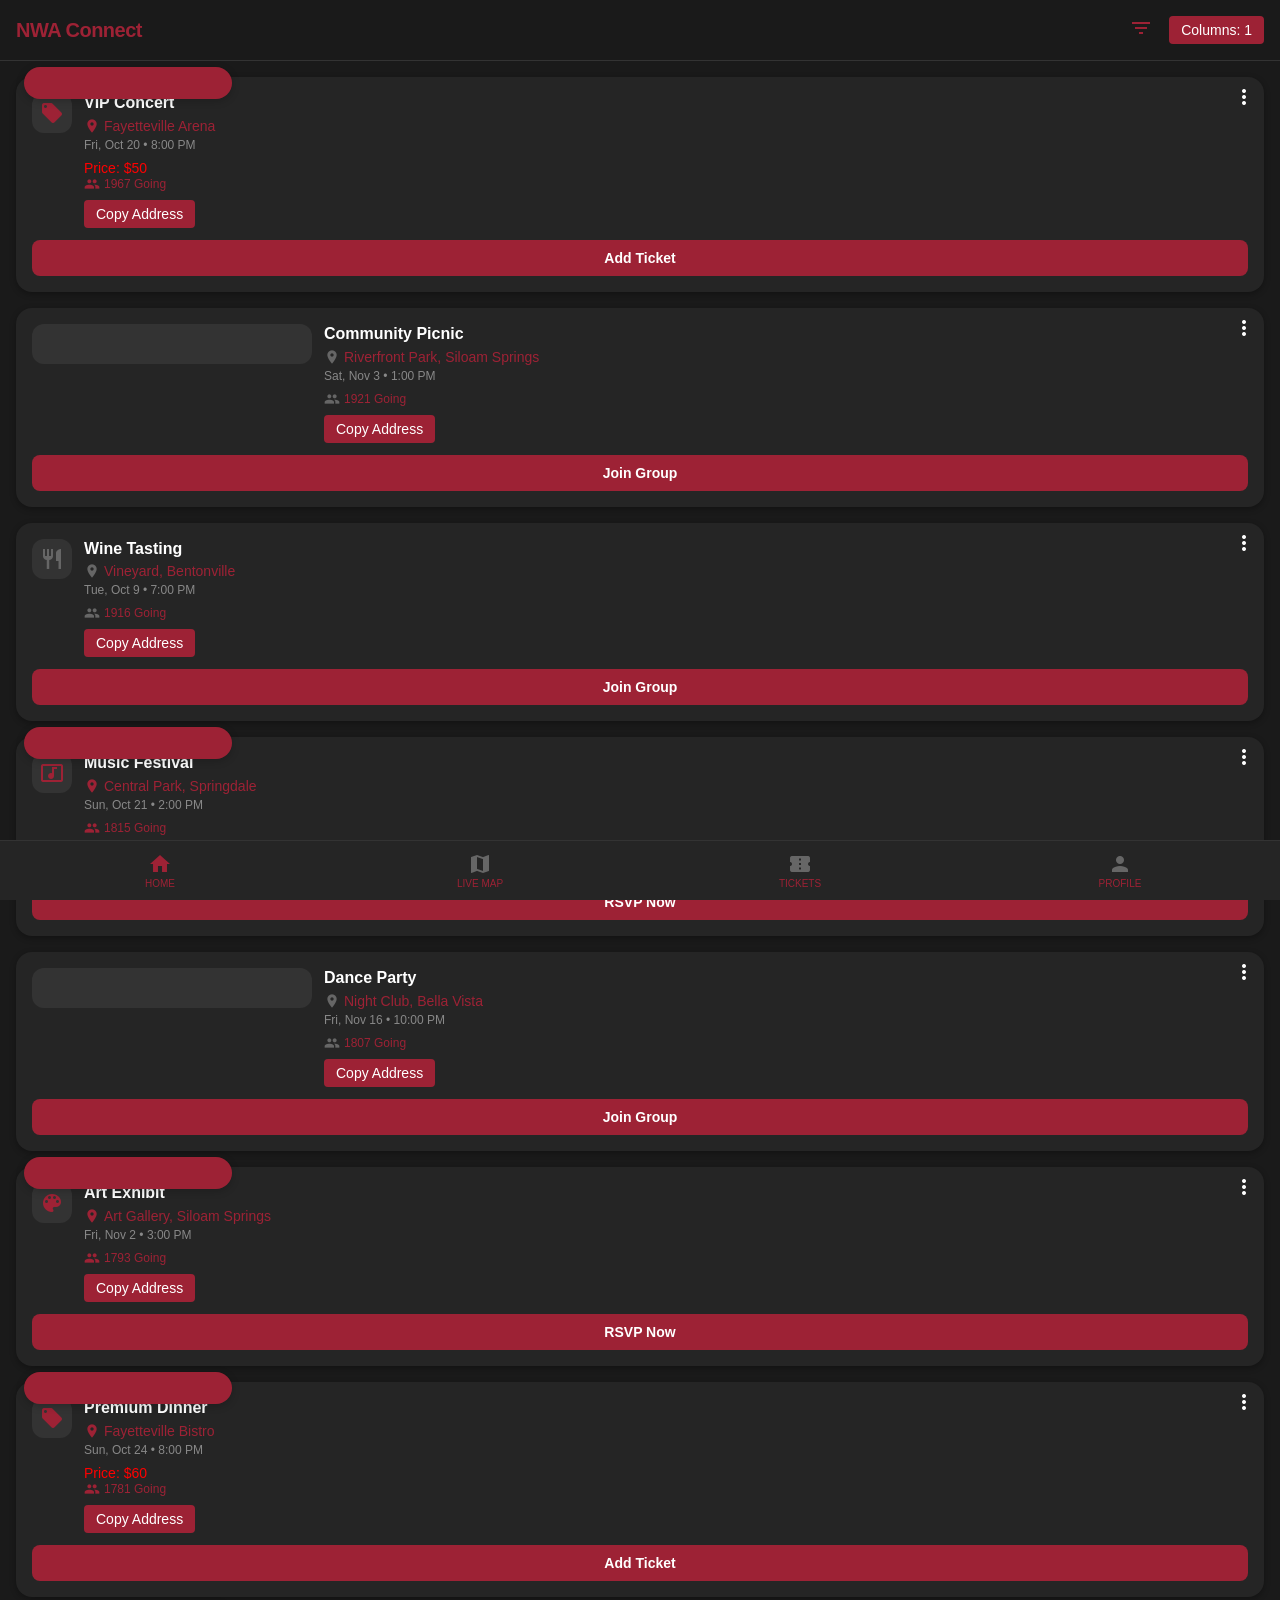
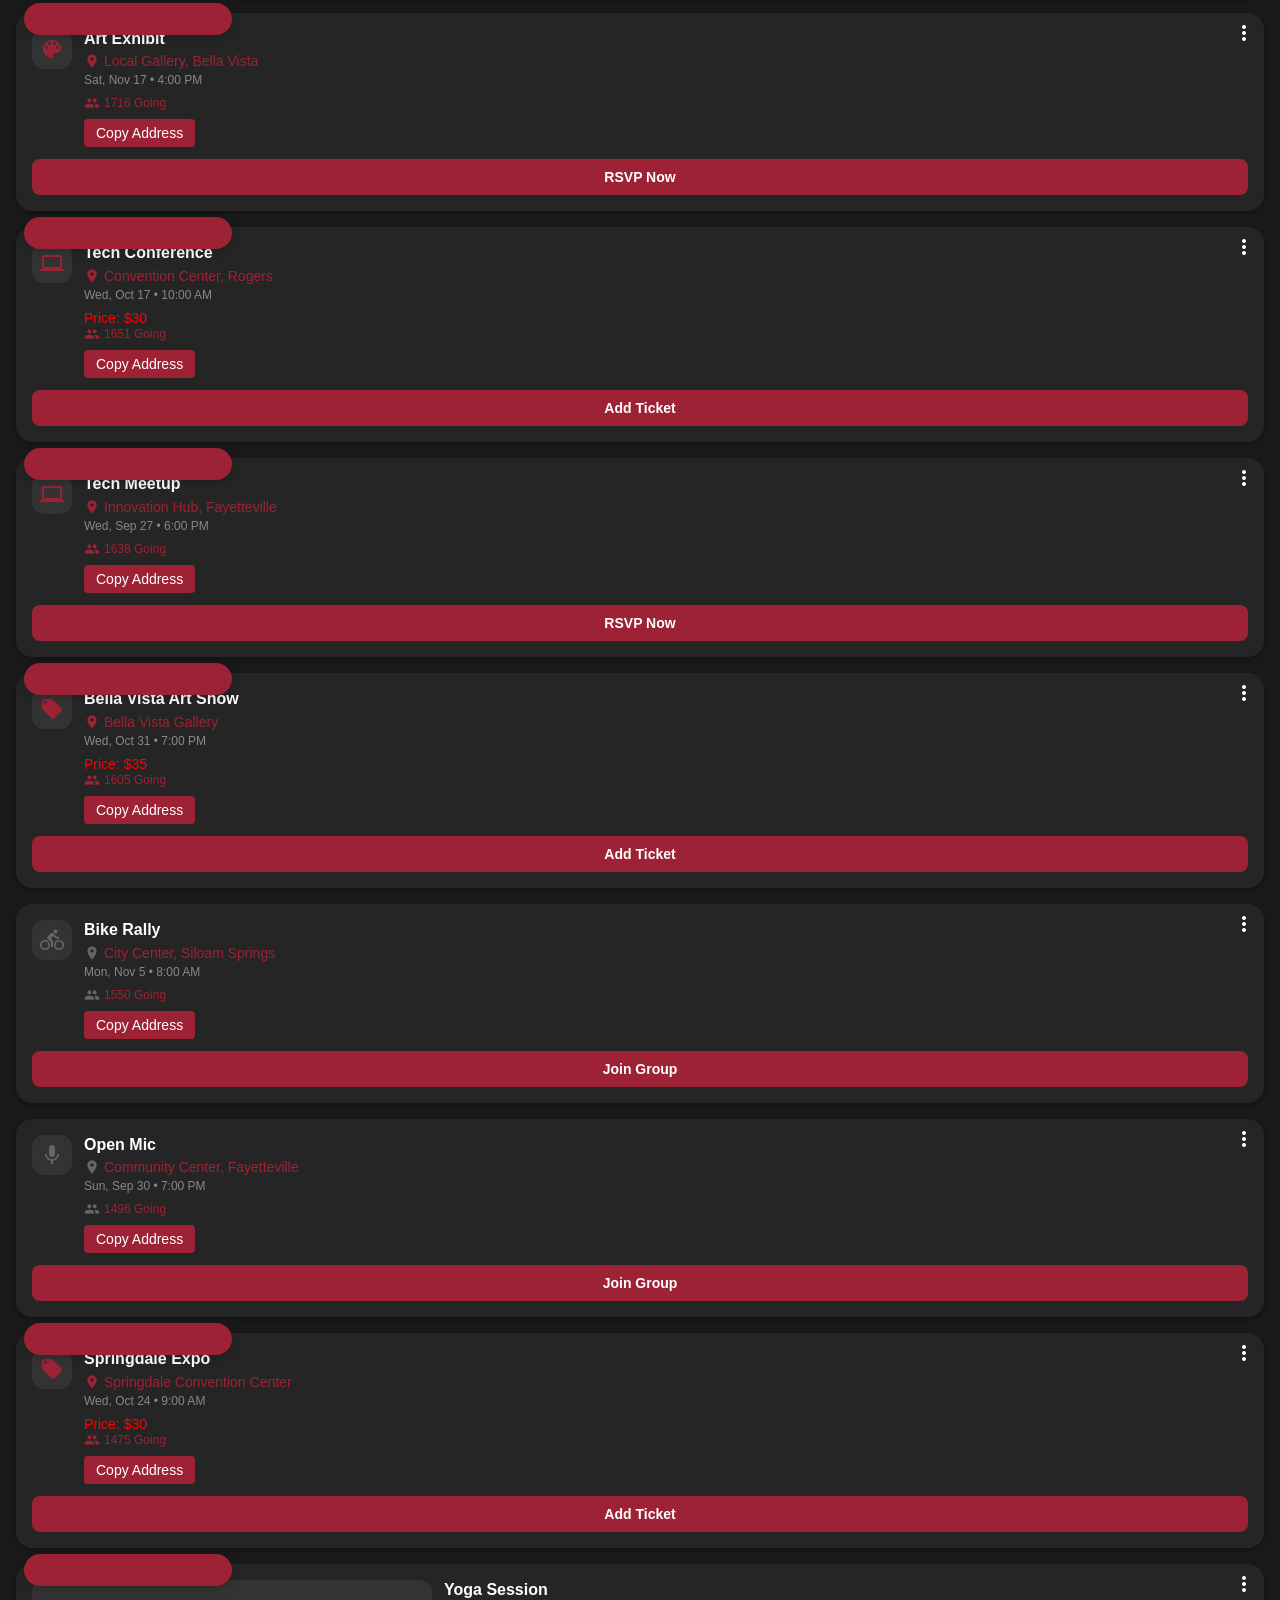
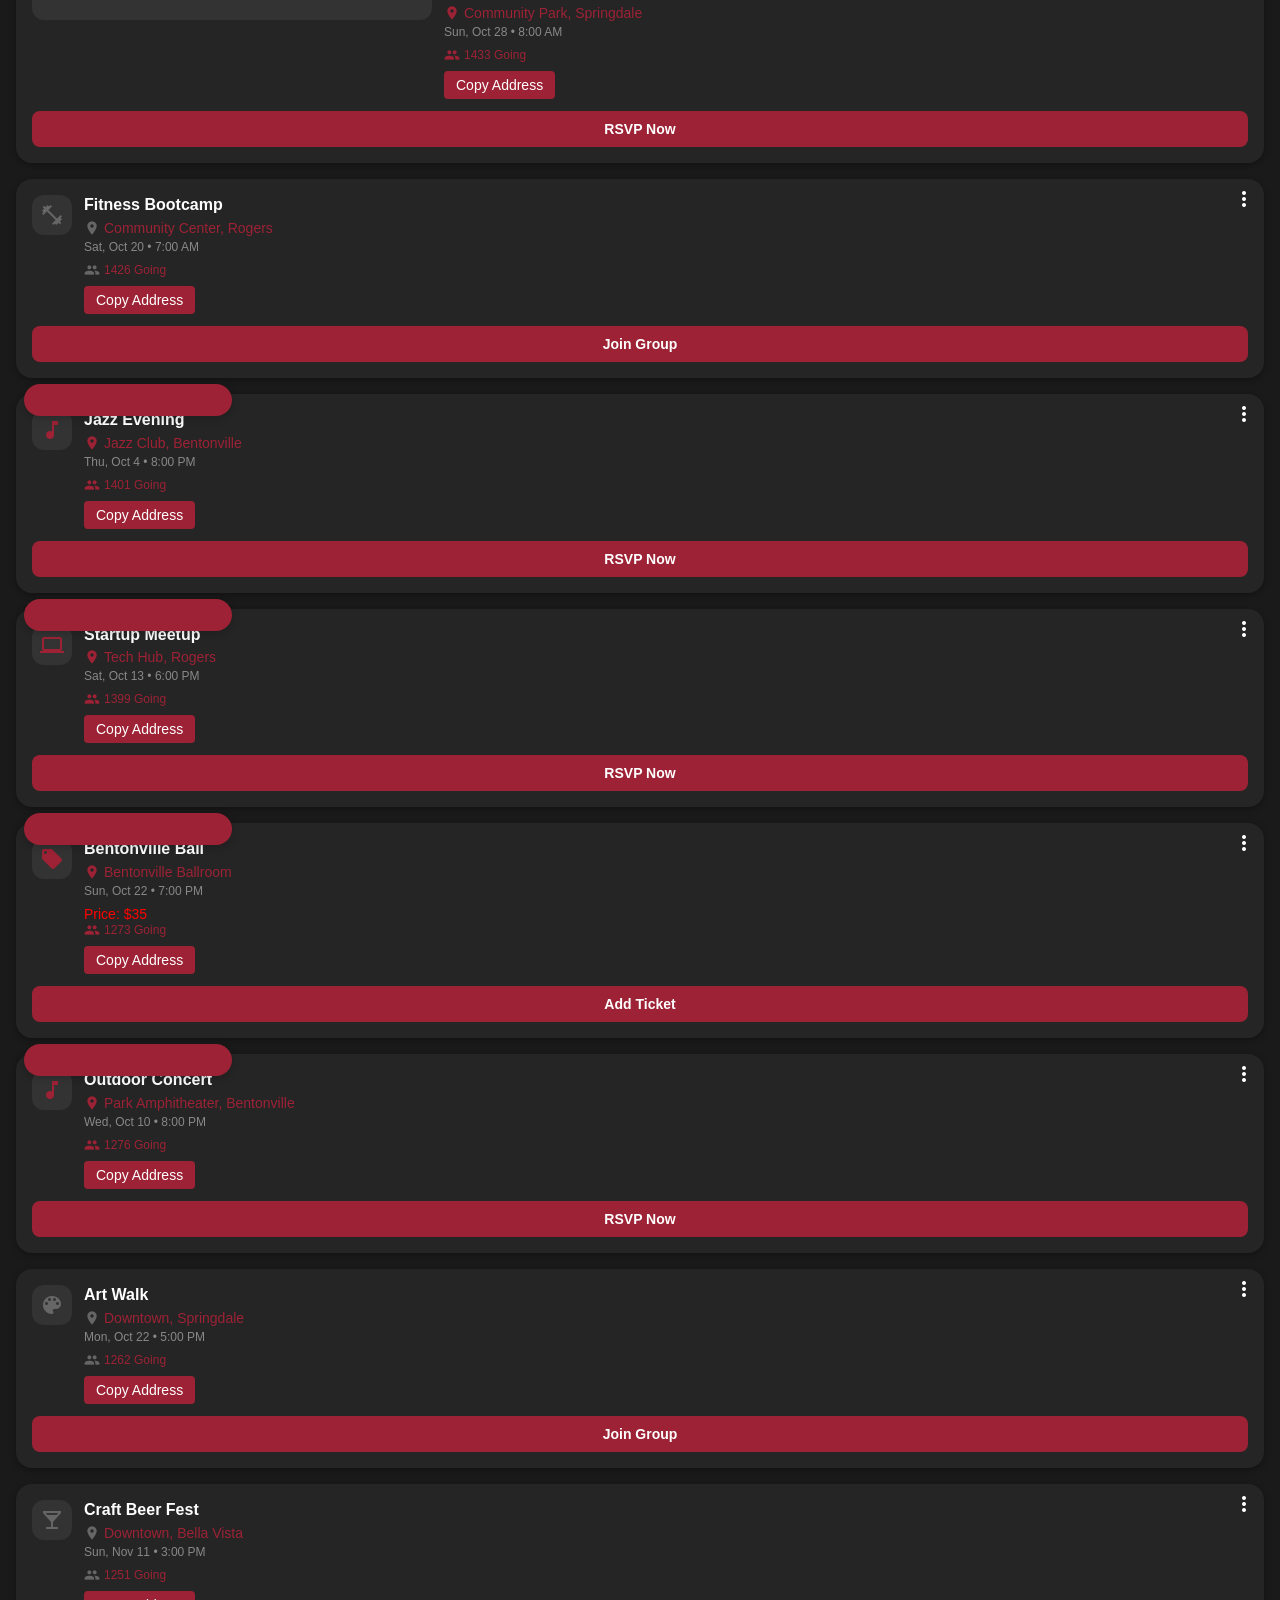
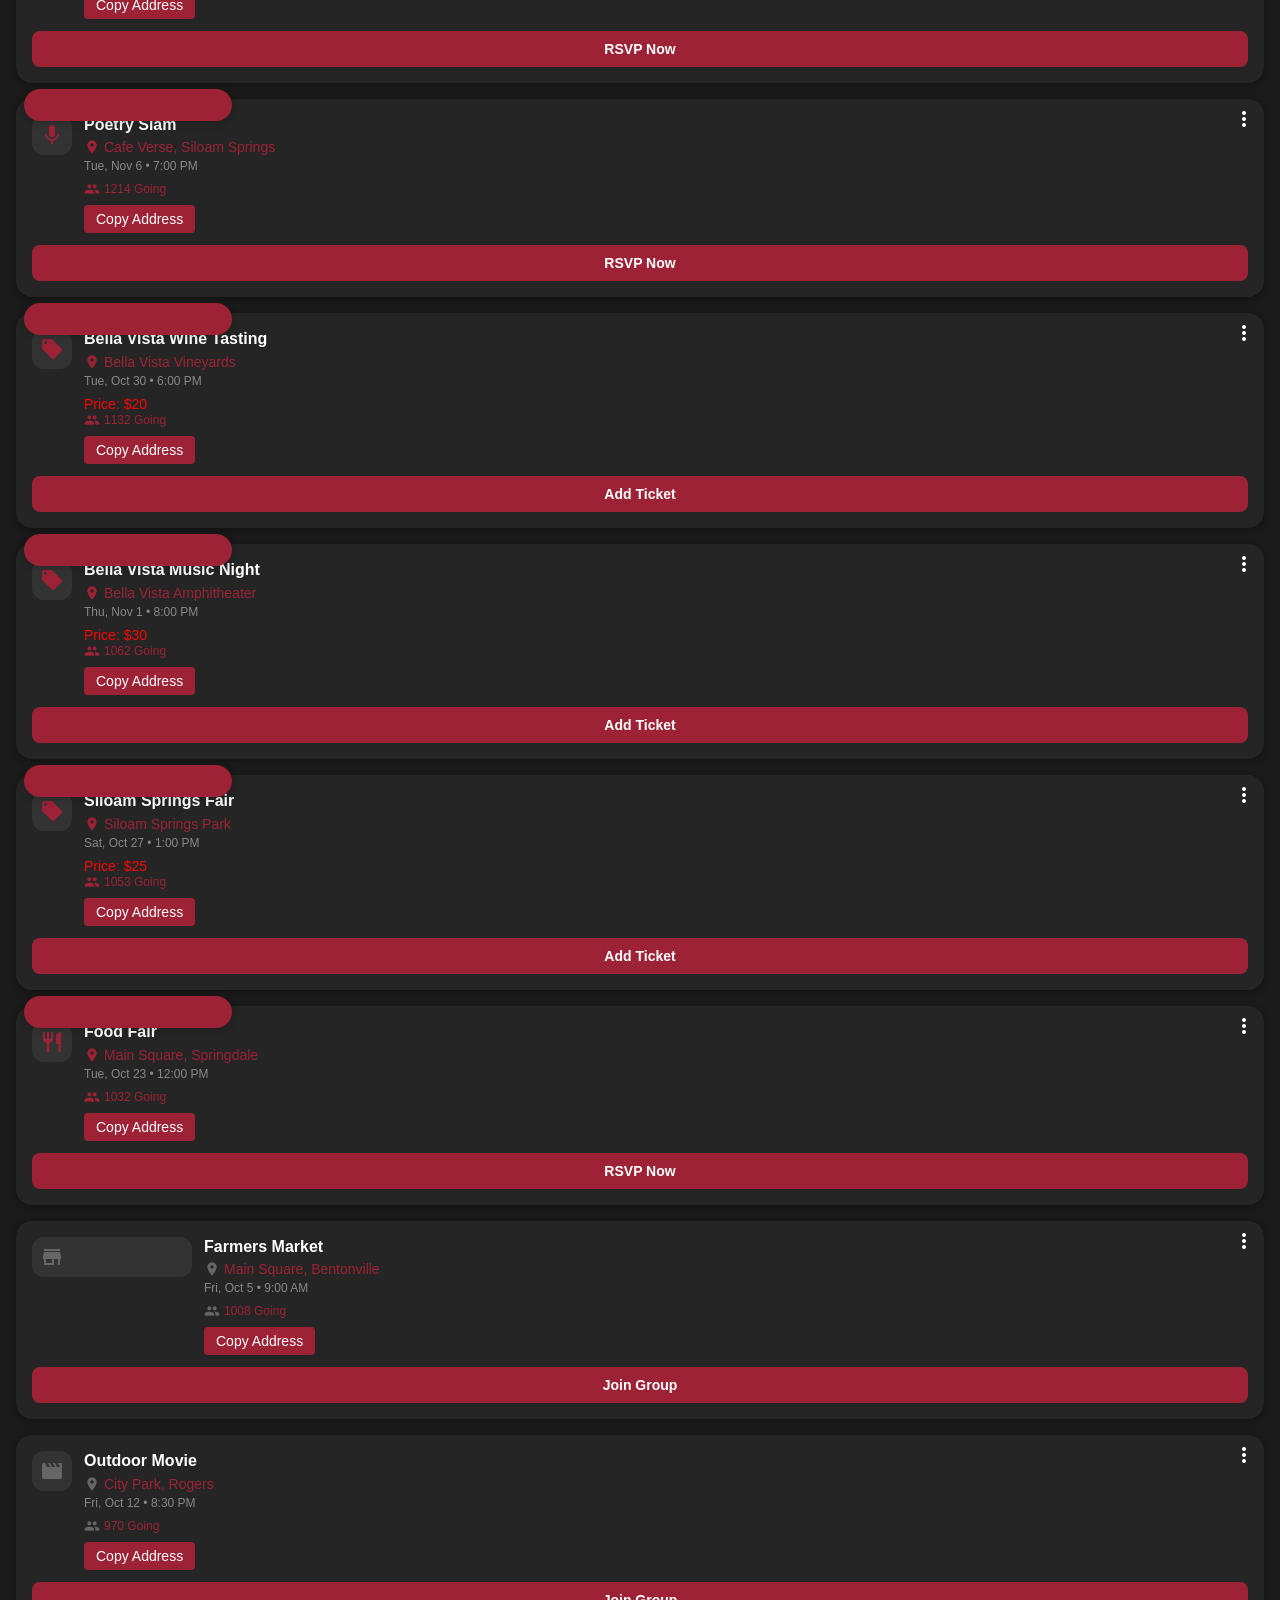
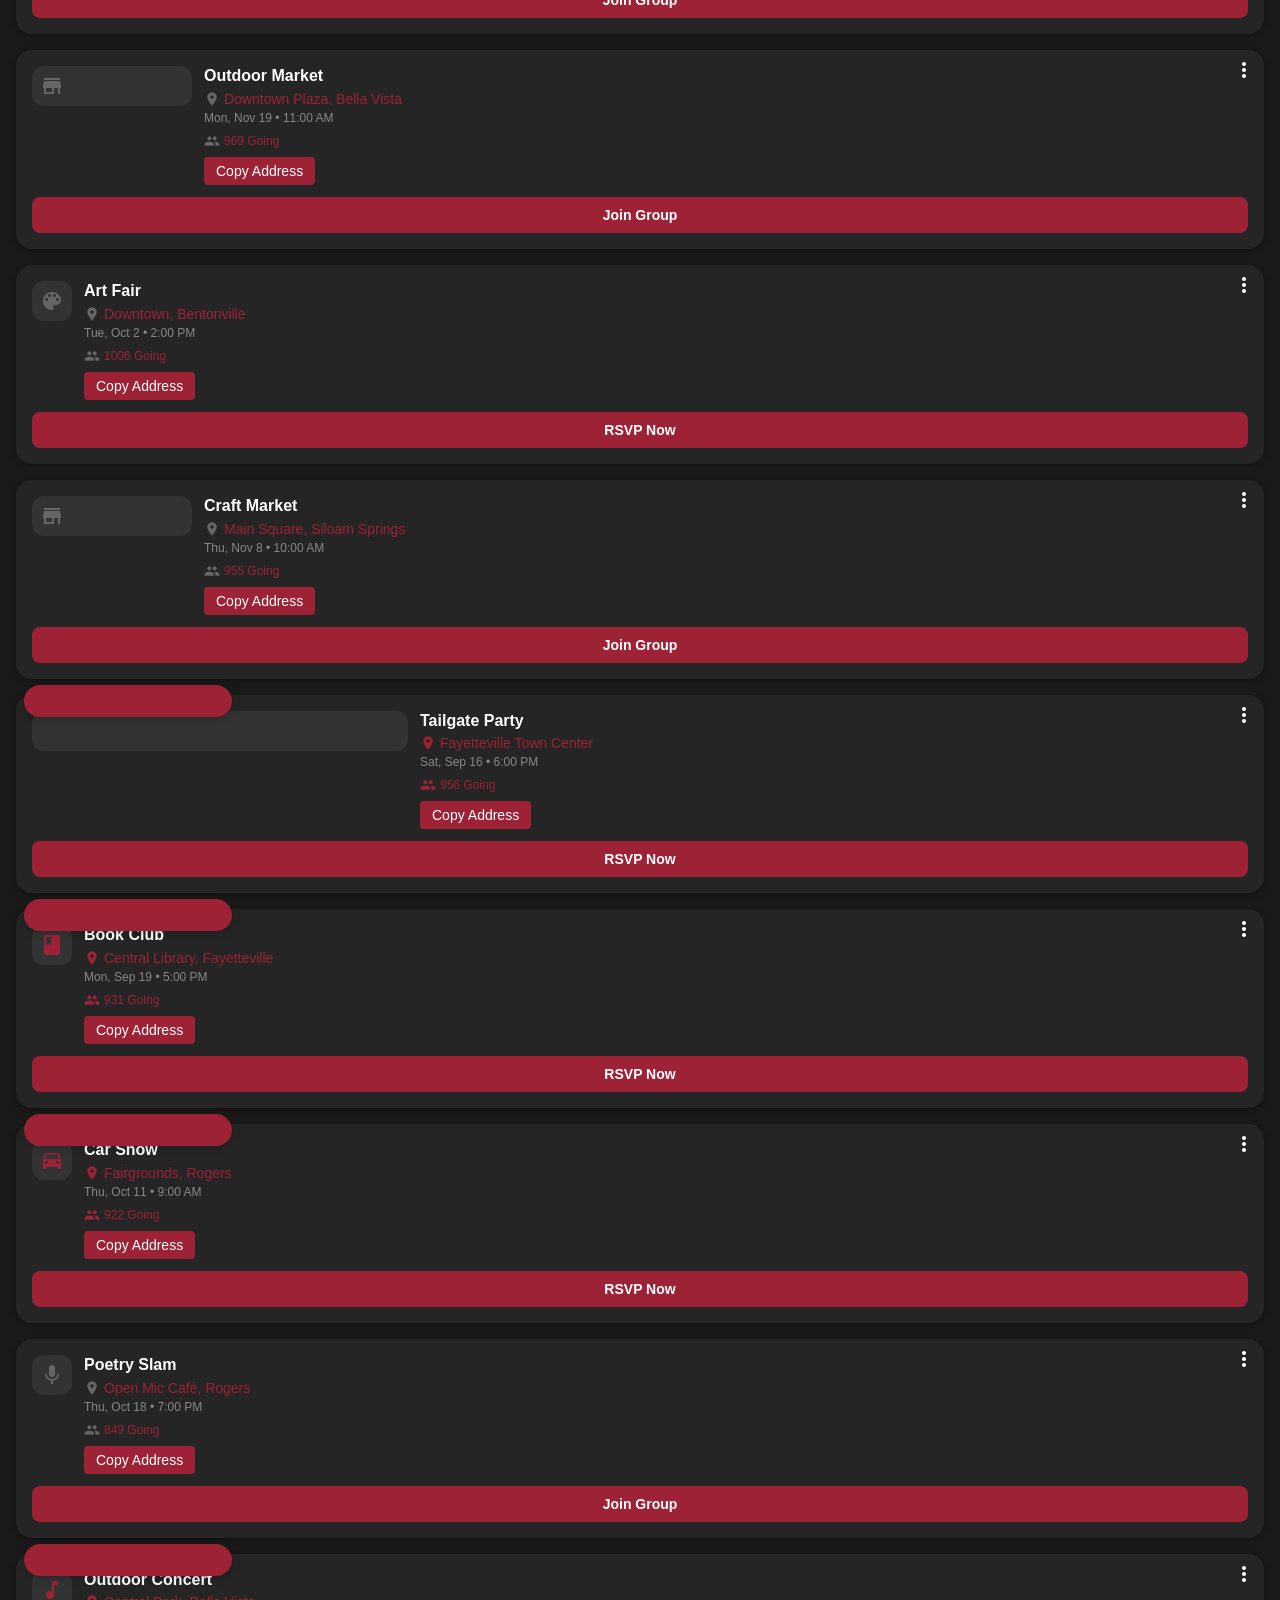
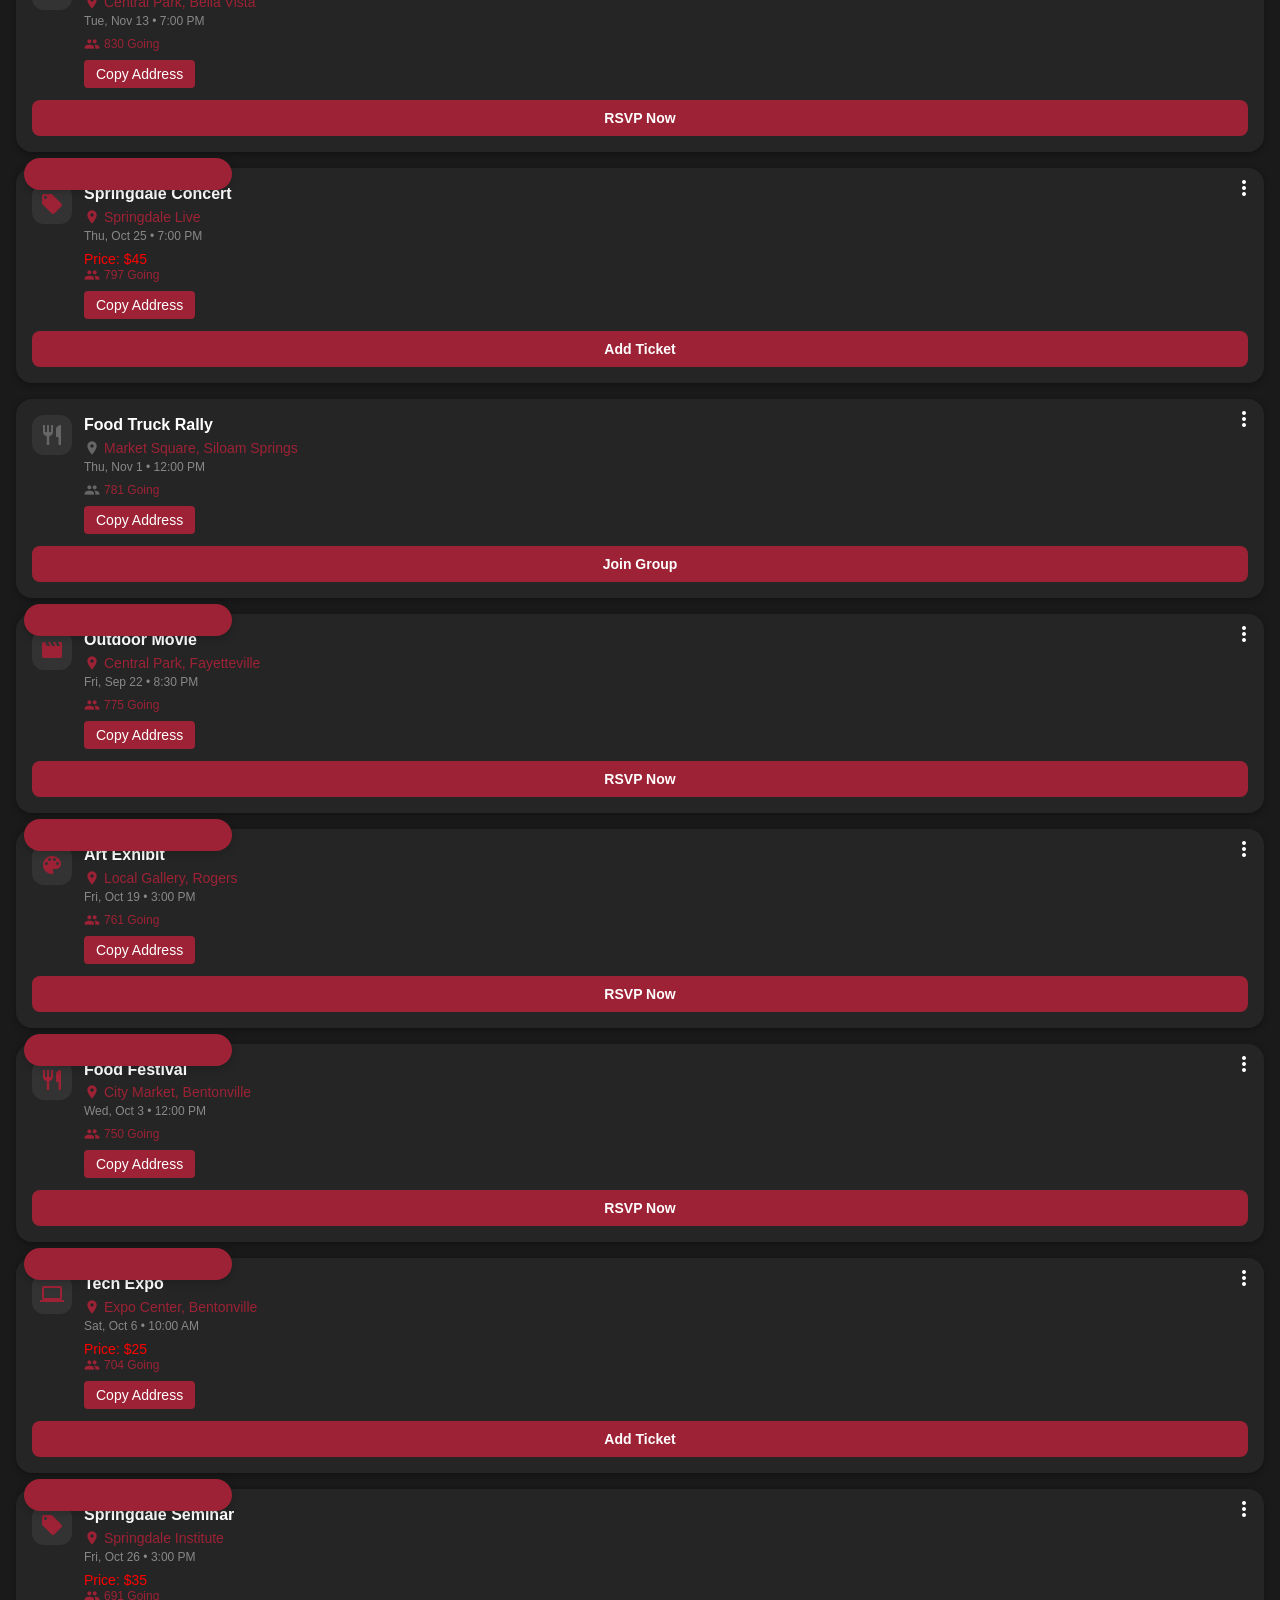
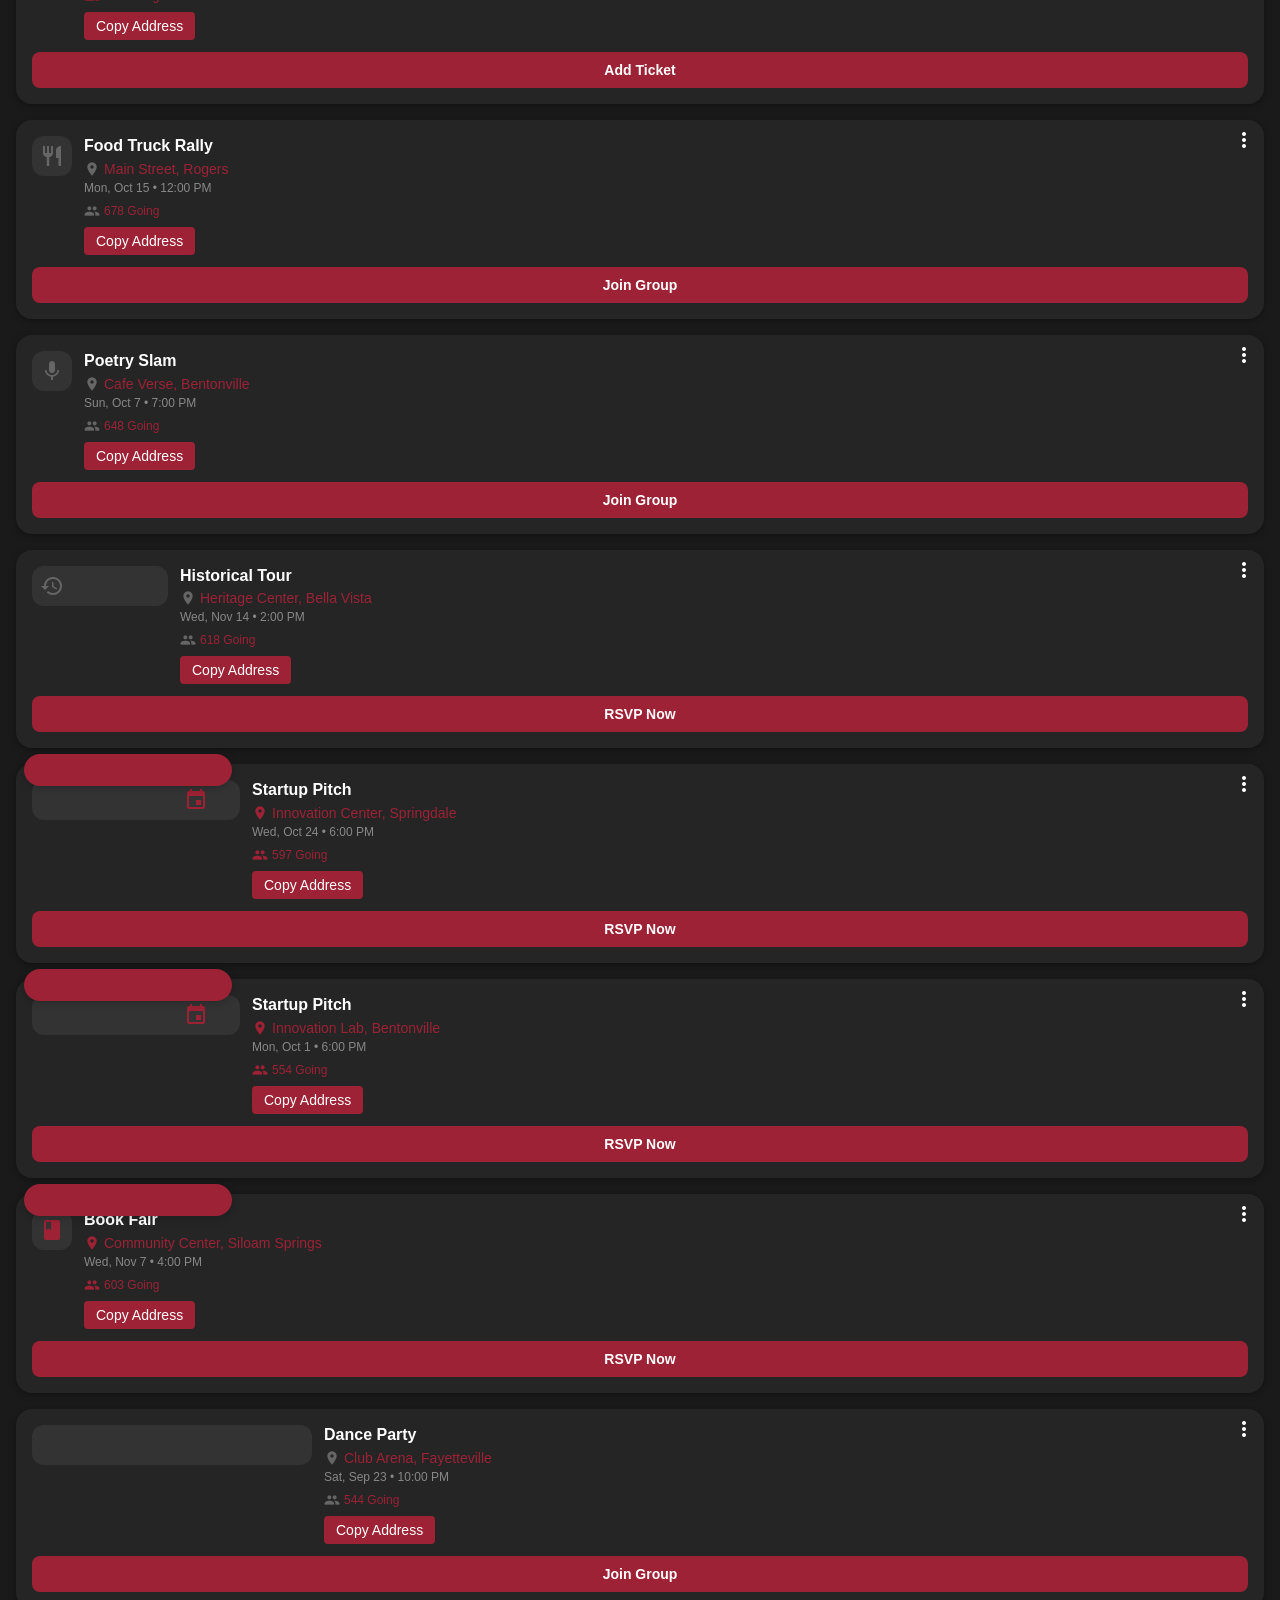
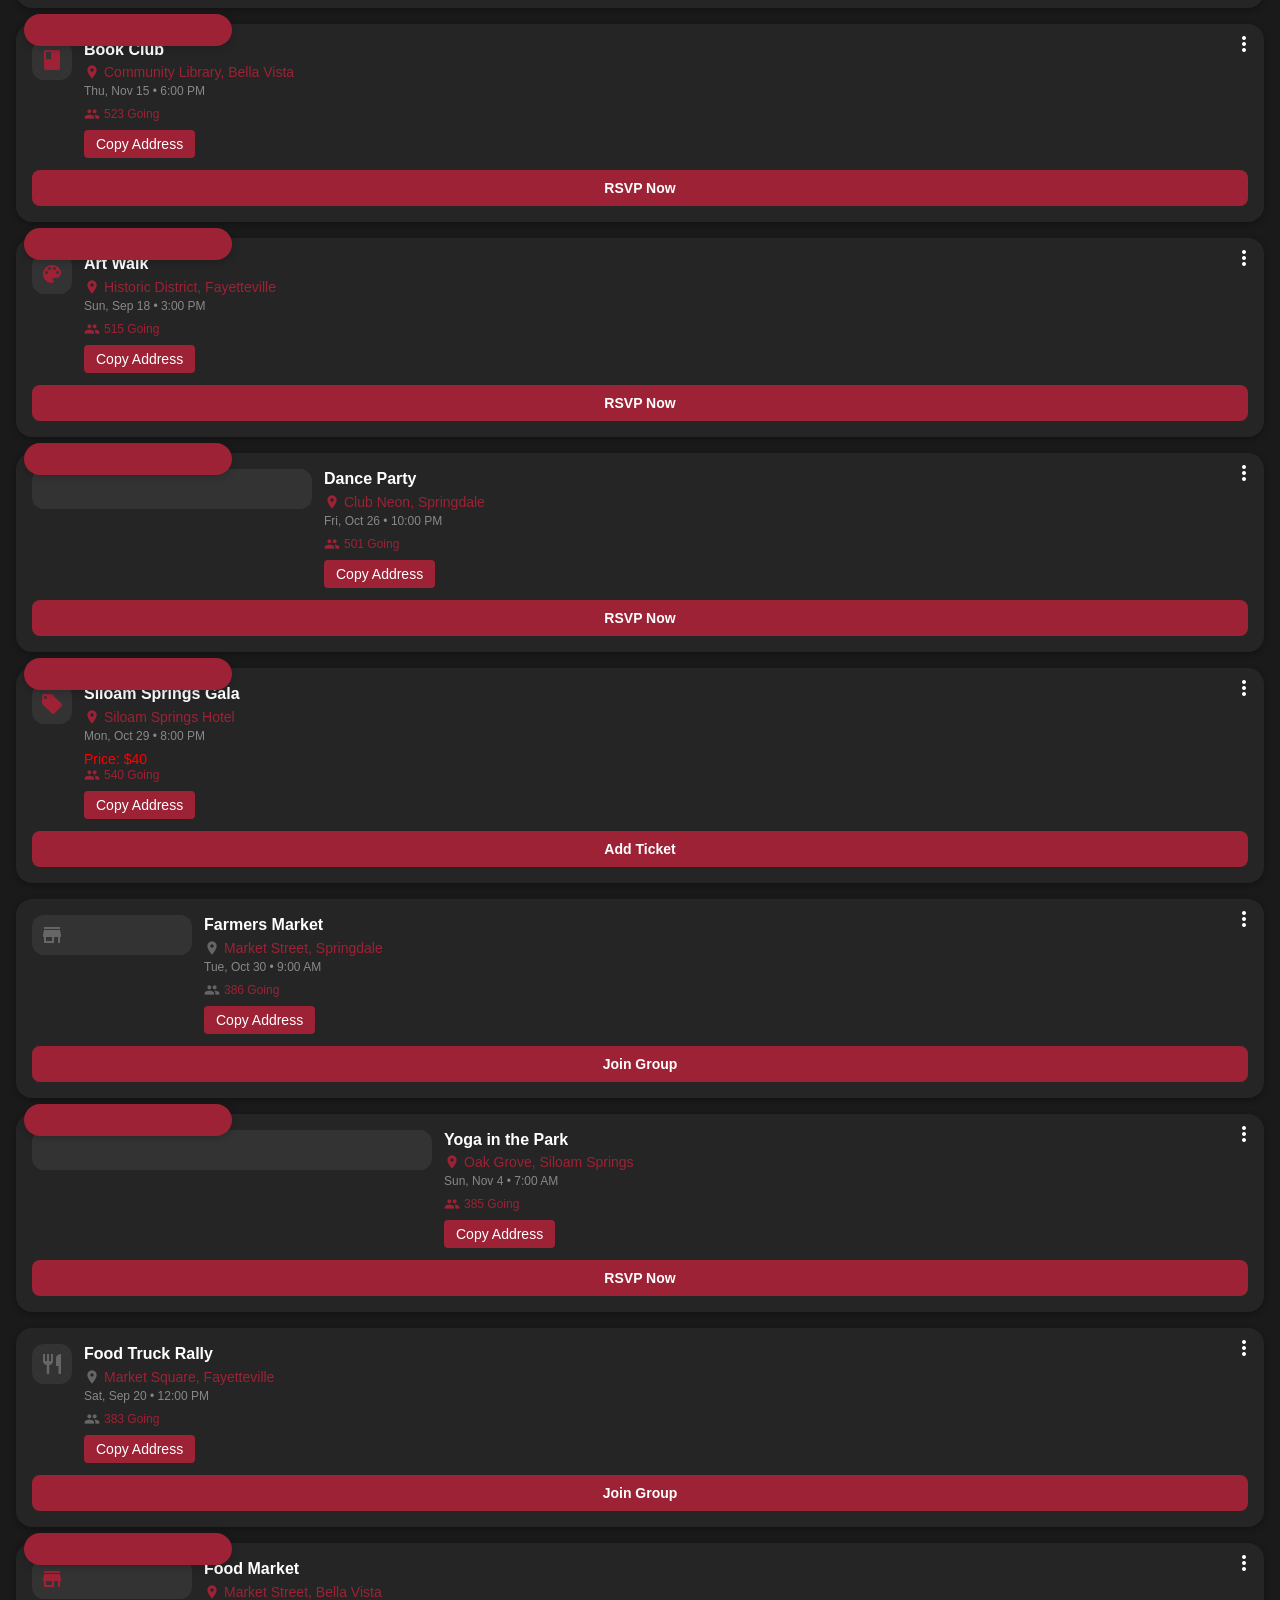
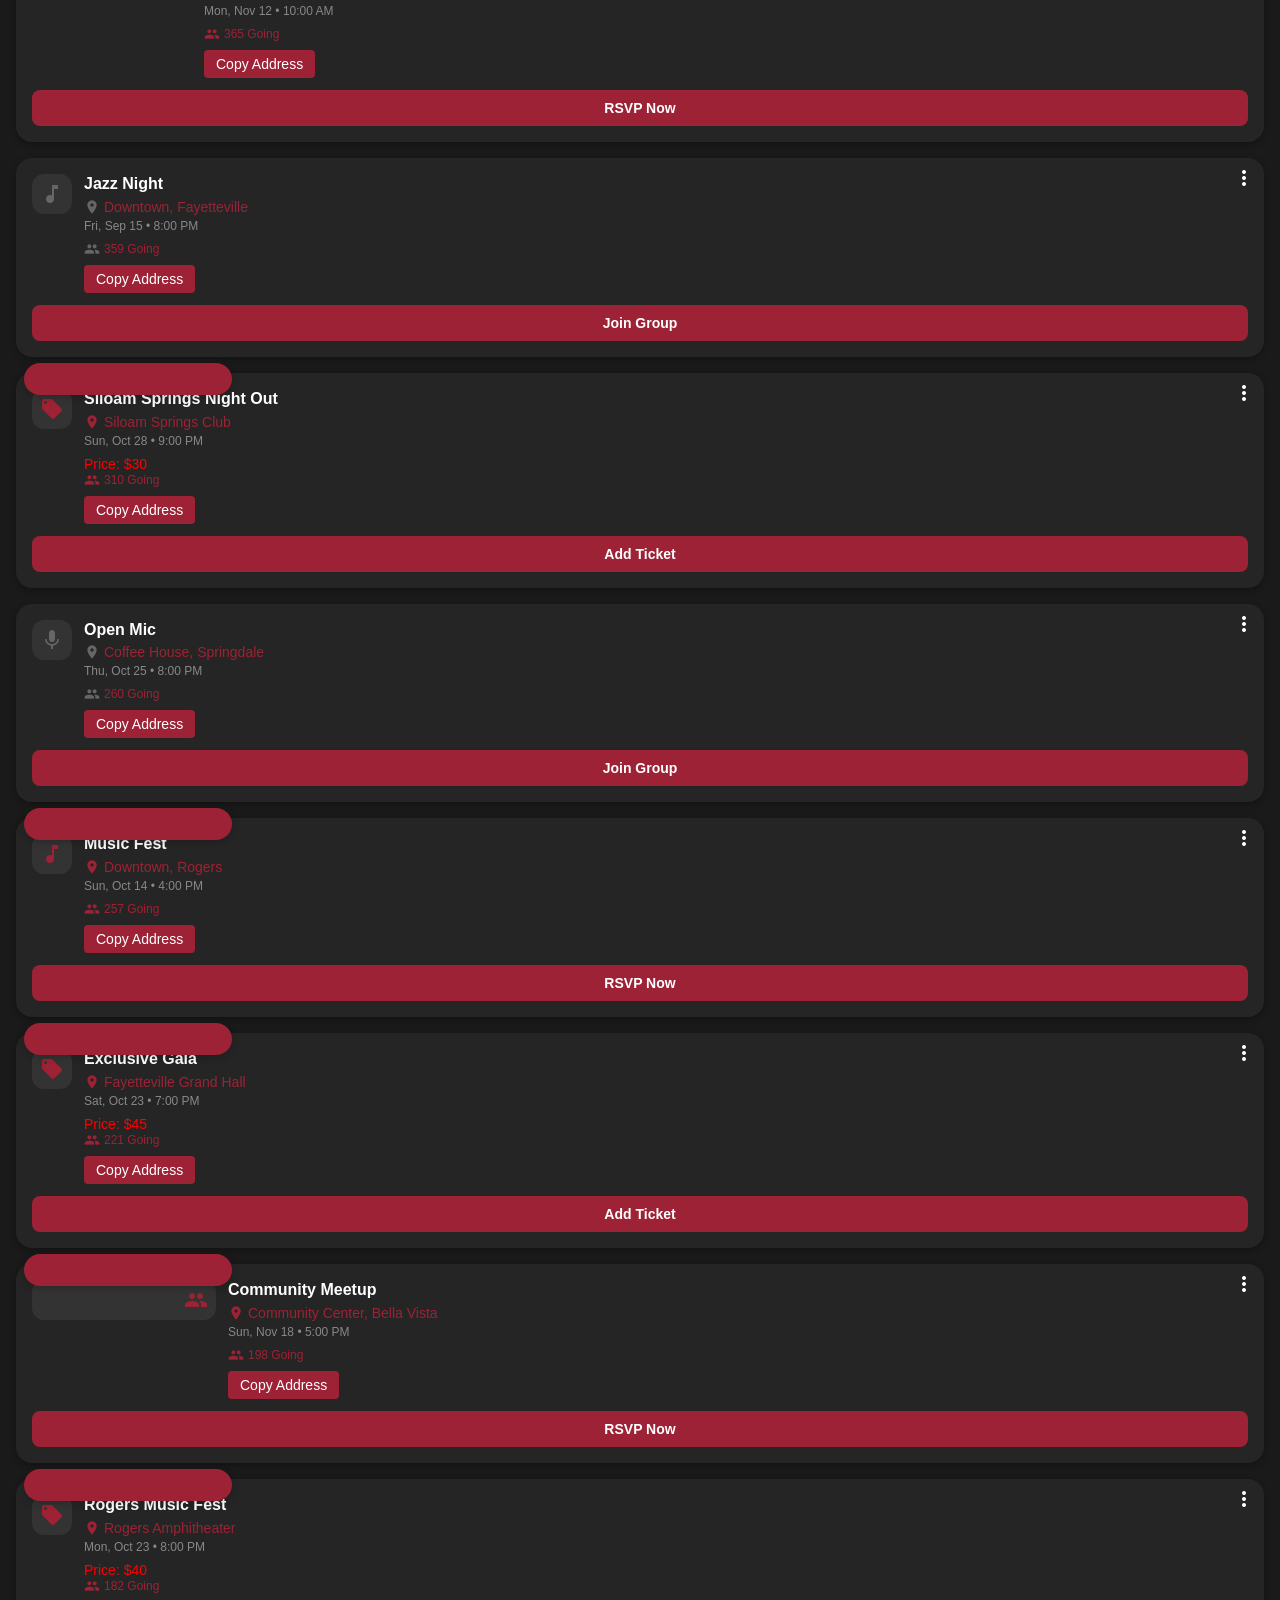
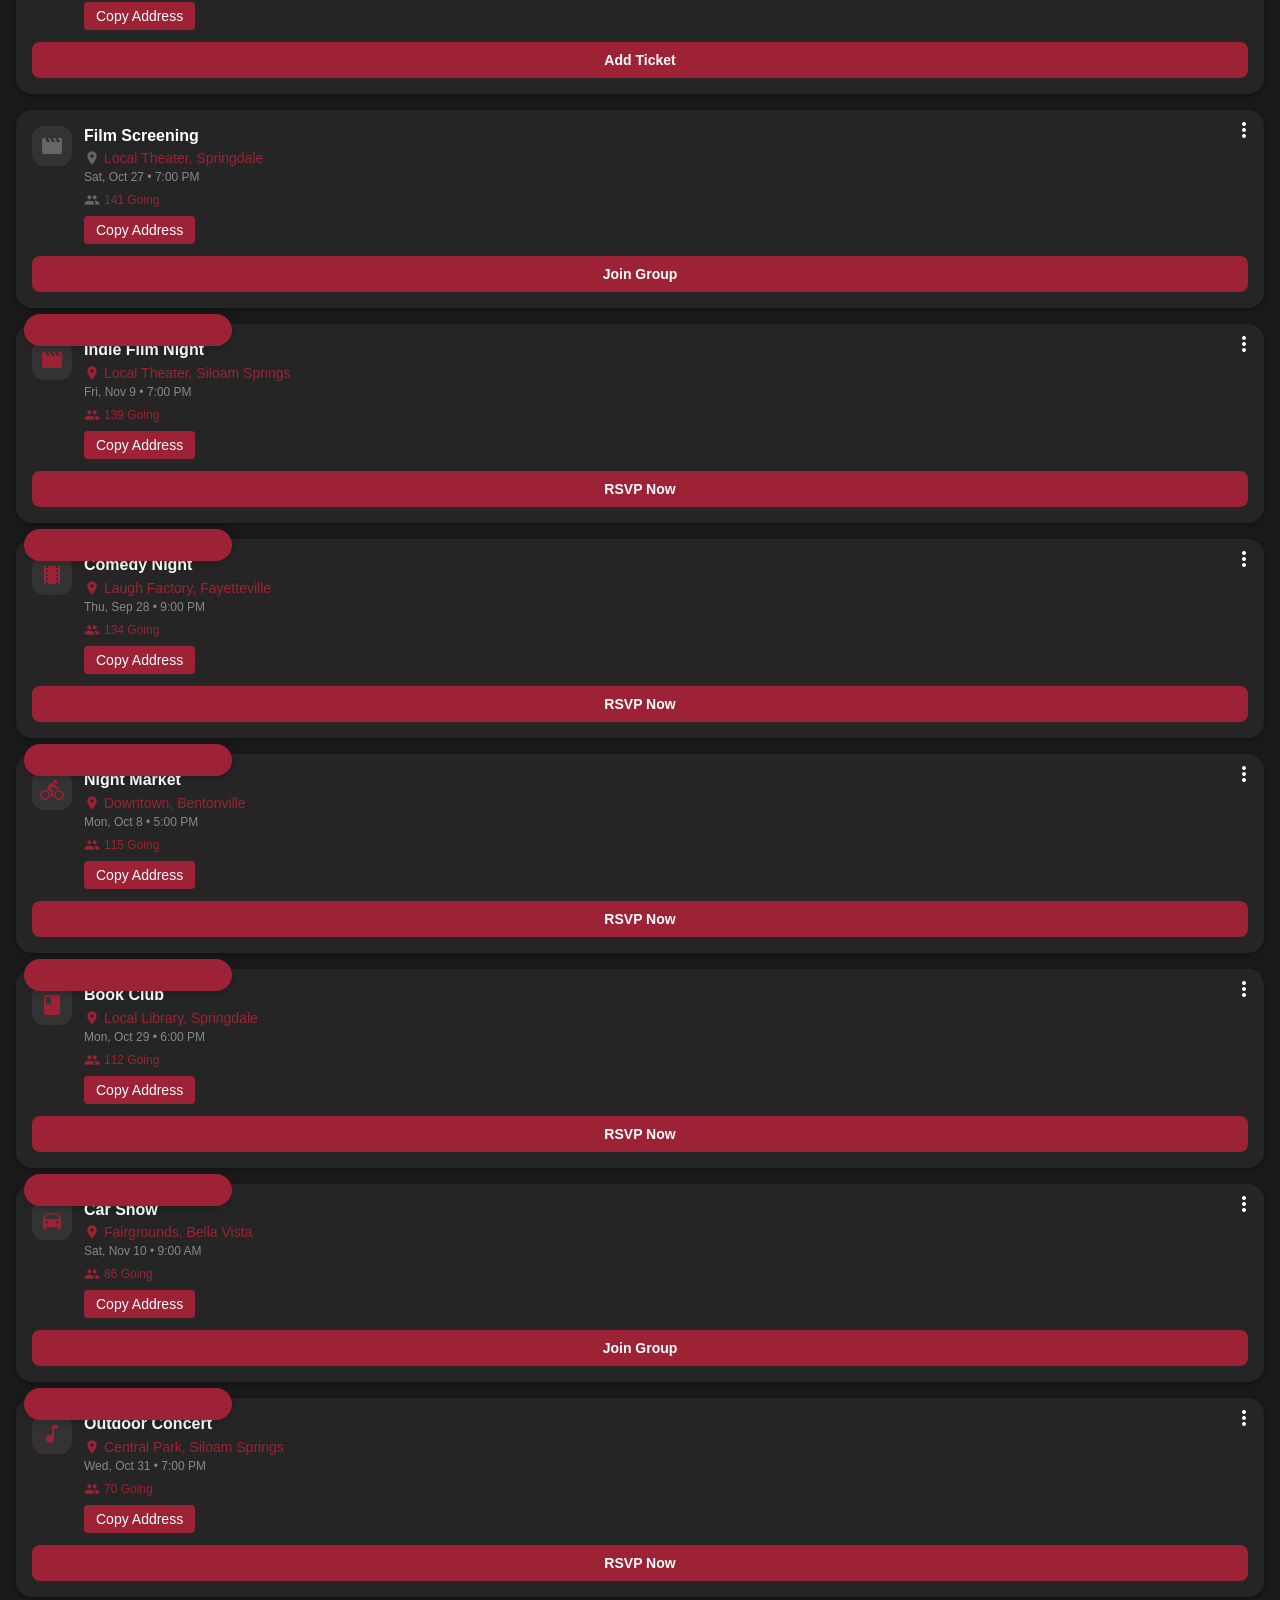
<file: index.html>
<!DOCTYPE html>
<html lang="en">
<head>
  <meta charset="UTF-8" />
  <!-- Mobile-optimized viewport -->
  <meta name="viewport" content="width=device-width, initial-scale=1.0, maximum-scale=1.0" />
  <title>NWA Connect</title>
  <link href="https://fonts.googleapis.com/icon?family=Material+Icons" rel="stylesheet" />
  <link rel="stylesheet" href="style.css" />
</head>
<body>
  <div class="container">
    <!-- Home Page (Event Stream) -->
    <div id="homePage" class="page">
      <div class="header">
        <div class="header-title">NWA Connect</div>
        <div class="header-actions">
          <!-- Filter Icon -->
          <i class="material-icons active-icon" id="filterIcon">filter_list</i>
          <!-- Column Toggle Button -->
          <button id="columnToggle">Columns: 1</button>
        </div>
      </div>
      <!-- Filter Menu -->
      <div id="filterMenu" class="filter-menu">
        <form id="filterForm">
          <label>
            <input type="checkbox" name="showVerified" checked />
            Show Verified Events
          </label>
          <label>
            <input type="checkbox" name="showUnverified" checked />
            Show Unverified Events
          </label>
          <fieldset class="two-column">
            <legend>Filter by Location:</legend>
            <label>
              <input type="checkbox" name="locations" value="Fayetteville" checked />
              Fayetteville
            </label>
            <label>
              <input type="checkbox" name="locations" value="Bentonville" checked />
              Bentonville
            </label>
            <label>
              <input type="checkbox" name="locations" value="Rogers" checked />
              Rogers
            </label>
            <label>
              <input type="checkbox" name="locations" value="Springdale" checked />
              Springdale
            </label>
            <label>
              <input type="checkbox" name="locations" value="Siloam Springs" checked />
              Siloam Springs
            </label>
            <label>
              <input type="checkbox" name="locations" value="Bella Vista" checked />
              Bella Vista
            </label>
          </fieldset>
          <fieldset>
            <legend>Filter by Ticket Status:</legend>
            <label>
              <input type="checkbox" name="showTicketed" checked />
              Show Ticketed Events
            </label>
            <label>
              <input type="checkbox" name="showNonTicketed" checked />
              Show Non-Ticketed Events
            </label>
          </fieldset>
          <fieldset class="two-column">
            <legend>Filter by Category:</legend>
            <label>
              <input type="checkbox" name="categories" value="sports_football" />
              Sports
            </label>
            <label>
              <input type="checkbox" name="categories" value="music_note" />
              Music
            </label>
            <label>
              <input type="checkbox" name="categories" value="palette" />
              Art
            </label>
            <label>
              <input type="checkbox" name="categories" value="book" />
              Books
            </label>
            <label>
              <input type="checkbox" name="categories" value="restaurant" />
              Food
            </label>
            <label>
              <input type="checkbox" name="categories" value="movie" />
              Movies
            </label>
            <label>
              <input type="checkbox" name="categories" value="celebration" />
              Party
            </label>
            <label>
              <input type="checkbox" name="categories" value="computer" />
              Tech
            </label>
            <label>
              <input type="checkbox" name="categories" value="theaters" />
              Theater
            </label>
            <label>
              <input type="checkbox" name="categories" value="mic" />
              Mic/Poetry
            </label>
            <label>
              <input type="checkbox" name="categories" value="emoji_events" />
              Events
            </label>
            <label>
              <input type="checkbox" name="categories" value="directions_bike" />
              Cycling
            </label>
            <label>
              <input type="checkbox" name="categories" value="directions_car" />
              Cars
            </label>
            <label>
              <input type="checkbox" name="categories" value="music_video" />
              Music Video
            </label>
            <label>
              <input type="checkbox" name="categories" value="self_improvement" />
              Wellness
            </label>
            <label>
              <input type="checkbox" name="categories" value="storefront" />
              Market
            </label>
            <label>
              <input type="checkbox" name="categories" value="local_bar" />
              Bars
            </label>
            <label>
              <input type="checkbox" name="categories" value="history_edu" />
              History
            </label>
            <label>
              <input type="checkbox" name="categories" value="emoji_people" />
              Community
            </label>
            <label>
              <input type="checkbox" name="categories" value="local_offer" />
              Ticketed
            </label>
          </fieldset>
          <button type="submit">Apply Filters</button>
          <button type="button" id="closeFilter">Close</button>
        </form>
      </div>
      <!-- Event List -->
      <div class="event-list" id="eventList"></div>
    </div>

    <!-- Live Map Page -->
    <div id="liveMapPage" class="page" style="display:none;">
      <div class="header">
        <div class="header-title">Live Map</div>
      </div>
      <div class="map-container">
        <!-- Map Markers -->
        <div class="map-marker" data-title="Concert at Fayetteville Arena" style="top: 20%; left: 30%;">
          <i class="material-icons">location_on</i>
          <div class="marker-popup">
            <span>Concert at Fayetteville Arena</span>
            <button class="close-popup">X</button>
          </div>
        </div>
        <div class="map-marker" data-title="Tech Expo in Bentonville" style="top: 40%; left: 50%;">
          <i class="material-icons">location_on</i>
          <div class="marker-popup">
            <span>Tech Expo in Bentonville</span>
            <button class="close-popup">X</button>
          </div>
        </div>
        <div class="map-marker" data-title="Art Exhibit in Rogers" style="top: 60%; left: 70%;">
          <i class="material-icons">location_on</i>
          <div class="marker-popup">
            <span>Art Exhibit in Rogers</span>
            <button class="close-popup">X</button>
          </div>
        </div>
        <div class="map-marker" data-title="VIP Concert in Springdale" style="top: 30%; left: 80%;">
          <i class="material-icons">location_on</i>
          <div class="marker-popup">
            <span>VIP Concert in Springdale</span>
            <button class="close-popup">X</button>
          </div>
        </div>
        <div class="map-marker" data-title="Food Market in Bella Vista" style="top: 70%; left: 20%;">
          <i class="material-icons">location_on</i>
          <div class="marker-popup">
            <span>Food Market in Bella Vista</span>
            <button class="close-popup">X</button>
          </div>
        </div>
      </div>
    </div>

    <!-- Ticket Page (Cart) -->
    <div id="ticketPage" class="page" style="display:none;">
      <div class="header">
        <div class="header-title">Tickets</div>
      </div>
      <div class="ticket-page-content" style="padding: 16px; color: var(--text-light);">
        <h2>Your Cart</h2>
        <div id="cartList"></div>
        <div class="cart-total">
          Total: $<span id="totalPrice">0.00</span>
        </div>
        <button id="checkoutButton">Checkout</button>
      </div>
    </div>

    <!-- Profile Page -->
    <div id="profilePage" class="page" style="display:none;">
      <div class="header">
        <div class="header-title">Profile</div>
      </div>
      <div class="profile-content" style="padding: 16px; color: var(--text-light);">
        <div class="profile-banner">
          <div class="guest-icon" id="guestIcon"></div>
          <div class="guest-username" id="guestUsername"></div>
        </div>
        <!-- Profile Actions (Sign In / Sign Out) -->
        <div id="profileActions"></div>
        <p id="welcomeMessage">Welcome, guest! Enjoy your time using NWA Connect.</p>
        <!-- Post Event Form -->
        <div class="post-event">
          <h3>Post a New Event</h3>
          <form id="postEventForm">
            <input type="text" id="eventTitle" placeholder="Event Title" required />
            <div class="location-container">
              <input type="text" id="eventAddress" placeholder="Enter address" required />
              <select id="eventCity" required>
                <option value="">Select City</option>
                <option value="Fayetteville">Fayetteville</option>
                <option value="Bentonville">Bentonville</option>
                <option value="Rogers">Rogers</option>
                <option value="Springdale">Springdale</option>
                <option value="Siloam Springs">Siloam Springs</option>
                <option value="Bella Vista">Bella Vista</option>
              </select>
            </div>
            <!-- Date and Time Dropdowns -->
            <select id="eventDate" required>
              <option value="">Select Date</option>
            </select>
            <select id="eventTime" required>
              <option value="">Select Time</option>
            </select>
            <!-- Ticketed Event Option (Admin Only) -->
            <div id="ticketedOption" style="display:none; margin-top: 8px;">
              <label>
                Ticketed Event?
                <input type="checkbox" id="ticketedCheckbox" />
              </label>
              <div id="ticketPriceContainer" style="display:none; margin-top: 8px;">
                <input type="text" id="ticketPrice" placeholder="Enter Ticket Price (numbers only)" />
              </div>
            </div>
            <button type="submit">Post Event</button>
          </form>
        </div>
        <!-- User-Posted Events Stream -->
        <div id="userEventStream">
          <h3>Your Posted Events</h3>
          <div id="userEventsList"></div>
        </div>
      </div>
    </div>

    <!-- Sign In Page -->
    <div id="signInPage" class="page" style="display:none;">
      <div class="header">
        <div class="header-title">Sign In</div>
      </div>
      <div class="sign-in-container">
        <form id="signInForm">
          <input type="text" id="username" placeholder="Username" required />
          <input type="password" id="password" placeholder="Password" required />
          <button type="submit" class="sign-in-btn">Sign In</button>
        </form>
      </div>
    </div>

    <!-- Dedicated Event Detail Page -->
    <div id="eventDetailPage" class="page" style="display:none;">
      <div class="header">
        <button id="backToHome" class="back-btn"><i class="material-icons">arrow_back</i></button>
        <div class="header-title">Event Details</div>
      </div>
      <div class="event-detail-content" style="padding: 16px; color: var(--text-light);">
        <!-- Unique event detail will load here -->
      </div>
    </div>

    <!-- Fixed Bottom Navigation -->
    <div class="bottom-nav">
      <div class="nav-item">
        <i class="material-icons active-icon" id="homeIcon">home</i>
        <span class="nav-label">Home</span>
      </div>
      <div class="nav-item">
        <i class="material-icons inactive-icon" id="mapIcon">map</i>
        <span class="nav-label">Live Map</span>
      </div>
      <div class="nav-item">
        <i class="material-icons inactive-icon" id="ticketIcon">confirmation_number</i>
        <span class="nav-label">Tickets</span>
      </div>
      <div class="nav-item">
        <i class="material-icons inactive-icon" id="profileIcon">person</i>
        <span class="nav-label">Profile</span>
      </div>
    </div>
  </div>
  <script src="script.js"></script>
</body>
</html>
</file>
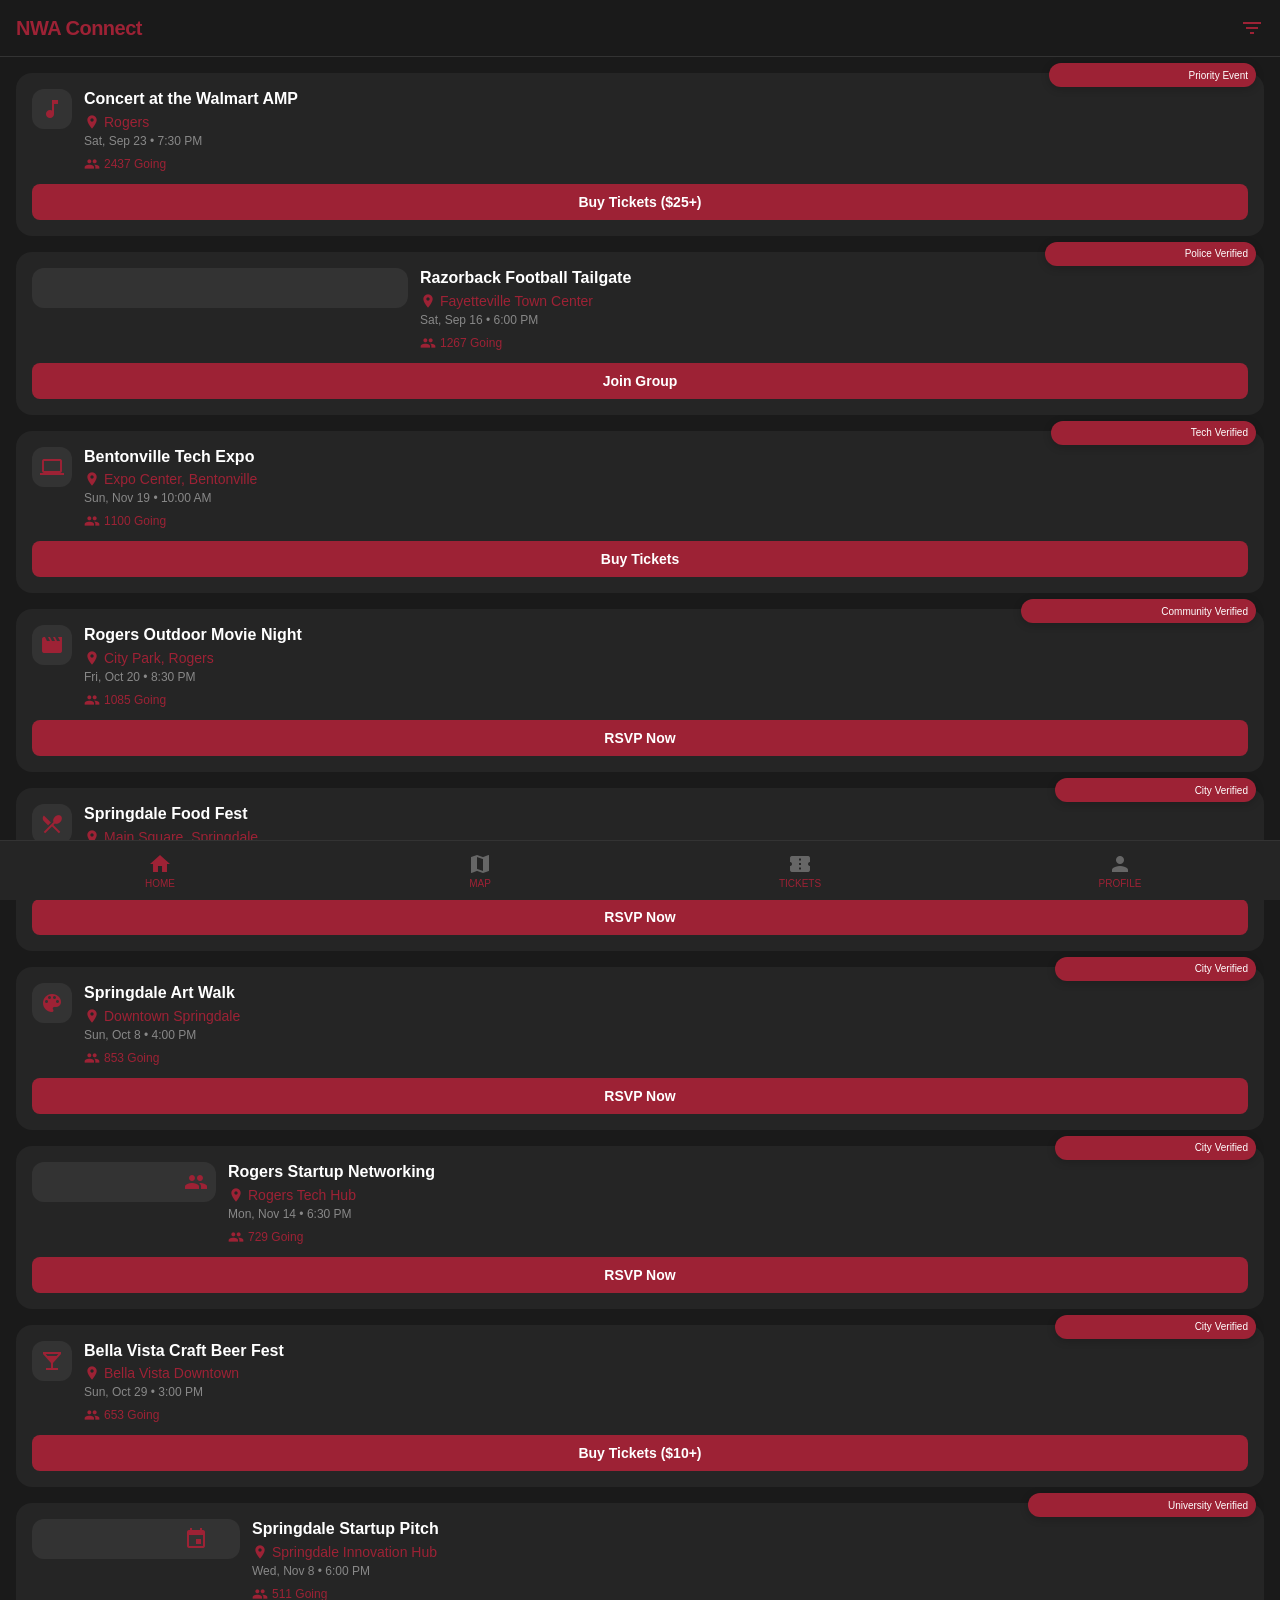
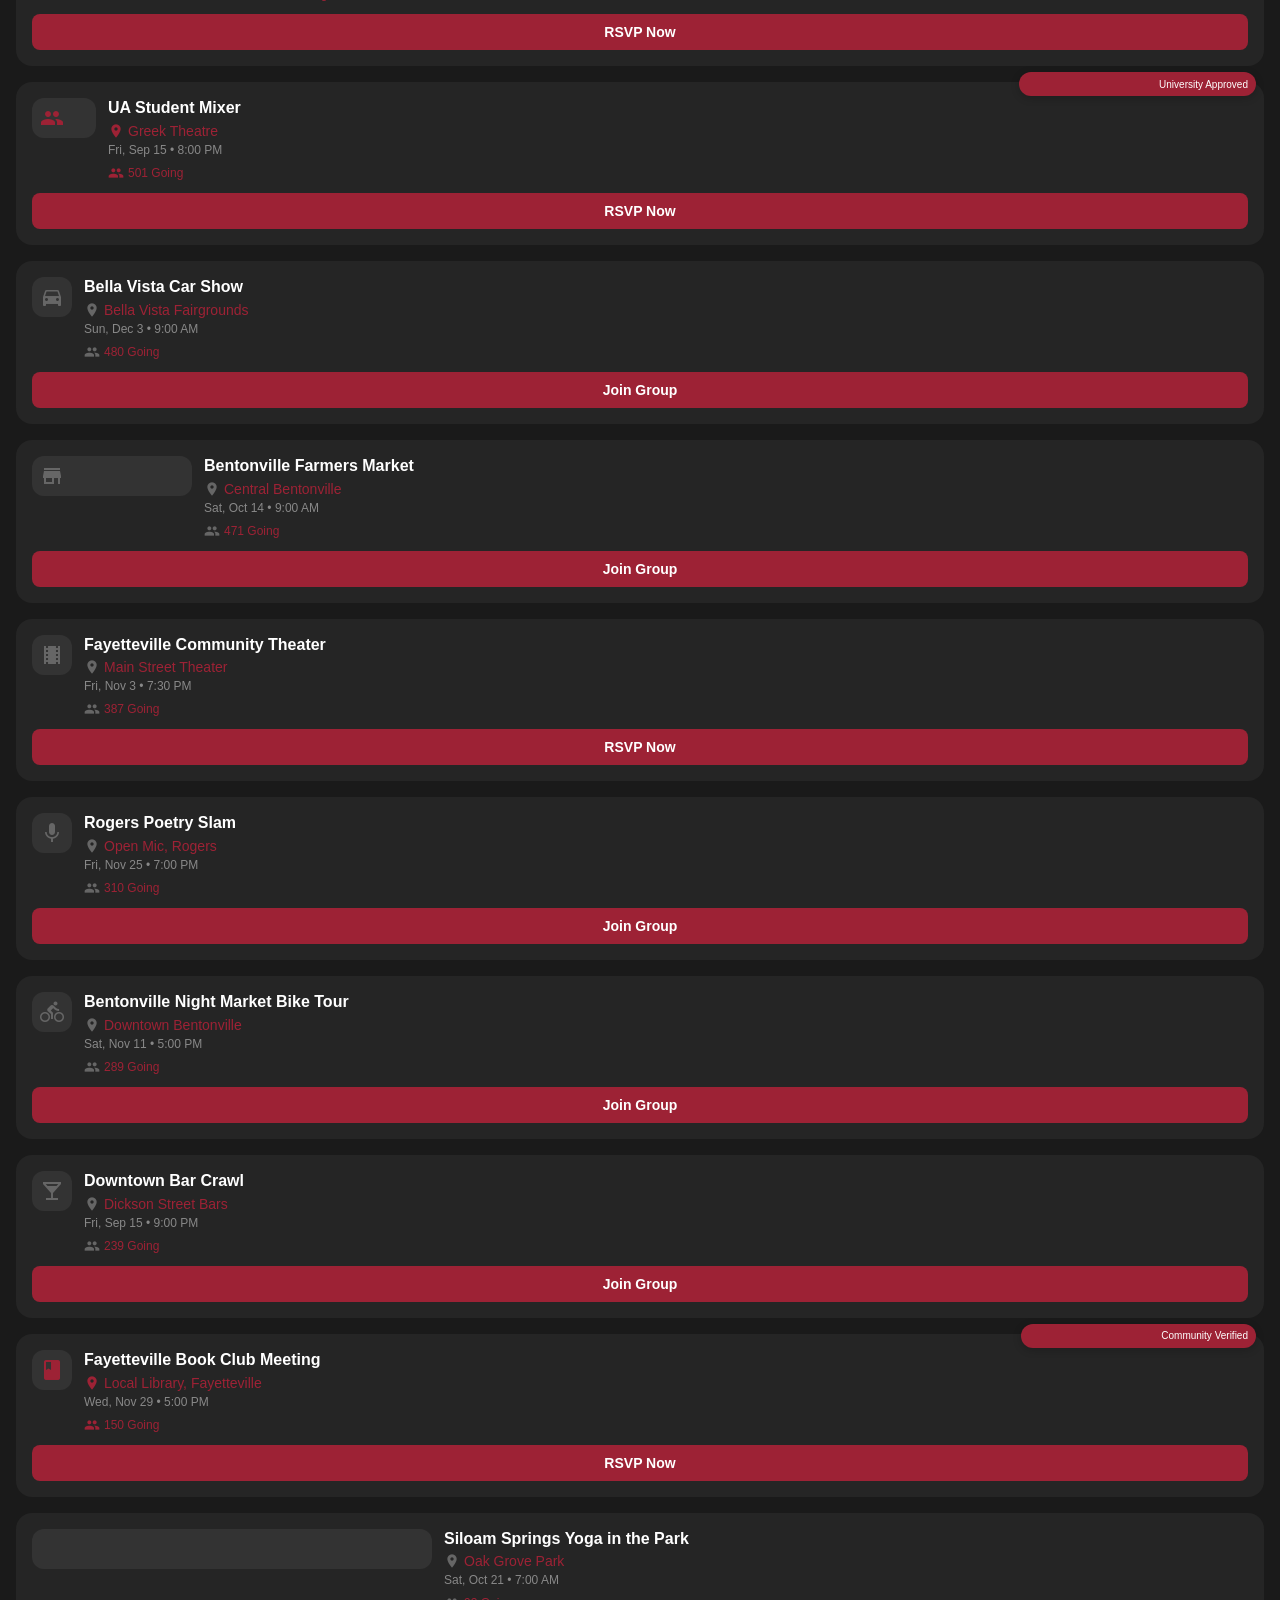
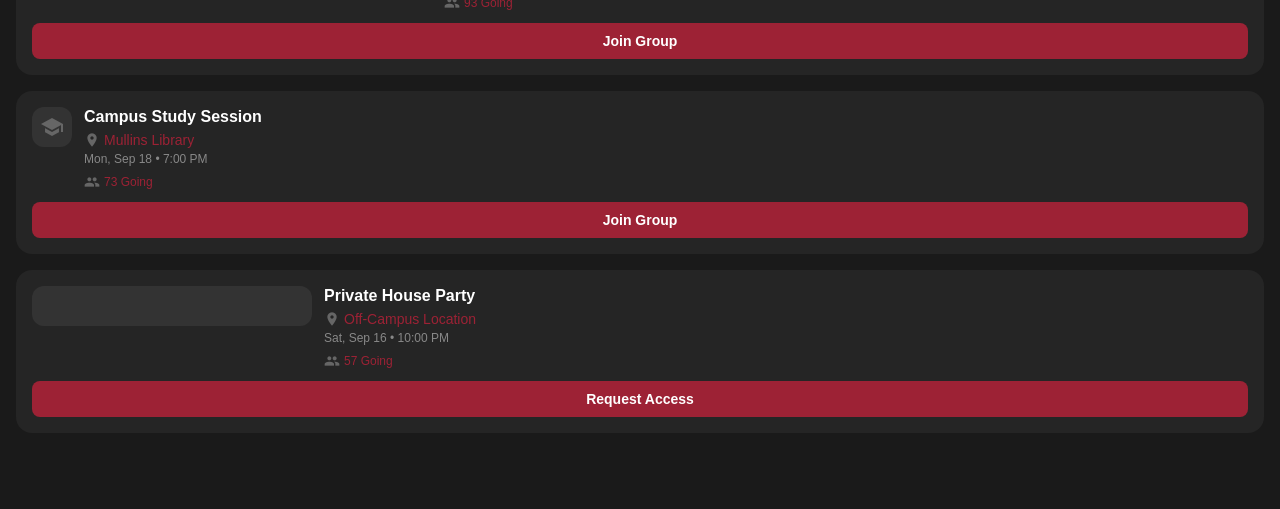
<file: NWA_connect_chatGPT03mini_high.html>
<!DOCTYPE html>
<html lang="en">
<head>
  <meta charset="UTF-8" />
  <meta name="viewport" content="width=device-width, initial-scale=1.0, maximum-scale=1.0" />
  <title>NWA Connect</title>
  <link href="https://fonts.googleapis.com/icon?family=Material+Icons" rel="stylesheet" />
  <style>
    /* CSS Variables for consistency */
    :root {
      --bg-color: #1A1A1A;
      --card-bg: #252525;
      --accent-color: #9D2235;
      --inactive-color: #666;
      --border-color: #333;
      --text-light: #FFF;
      --text-muted: #888;
      --nav-height: 60px;
    }

    /* Reset default margins and paddings */
    * {
      box-sizing: border-box;
      margin: 0;
      padding: 0;
    }

    body {
      background-color: var(--bg-color);
      font-family: Arial, sans-serif;
      margin: 0;
      padding: 0;
    }

    .container {
      display: flex;
      flex-direction: column;
      min-height: 100vh;
      padding-bottom: var(--nav-height); /* ensure content doesn't get hidden behind bottom nav */
    }

    /* Header */
    .header {
      display: flex;
      justify-content: space-between;
      align-items: center;
      padding: 16px 16px;
      border-bottom: 1px solid var(--border-color);
      background-color: var(--bg-color);
      position: sticky;
      top: 0;
      z-index: 100;
    }
    .header-title {
      color: var(--accent-color);
      font-size: 20px; /* slightly smaller for mobile */
      font-weight: bold;
      letter-spacing: -0.5px;
    }
    .header-actions {
      display: flex;
      gap: 16px;
    }

    /* Filter Menu Styles */
    .filter-menu {
      position: fixed;
      top: 60px;
      right: 16px;
      background-color: var(--card-bg);
      padding: 16px;
      border: 1px solid var(--border-color);
      border-radius: 8px;
      display: none;
      z-index: 200;
      width: 220px;
    }
    .filter-menu form {
      display: flex;
      flex-direction: column;
      gap: 8px;
    }
    .filter-menu label {
      color: var(--text-light);
      font-size: 14px;
      display: flex;
      align-items: center;
      gap: 6px;
    }
    .filter-menu fieldset {
      border: none;
      padding: 0;
      margin: 0;
    }
    .filter-menu legend {
      color: var(--text-light);
      font-size: 14px;
      margin-bottom: 4px;
    }
    .filter-menu button {
      padding: 8px;
      background-color: var(--accent-color);
      border: none;
      color: var(--text-light);
      border-radius: 4px;
      cursor: pointer;
      font-size: 14px;
    }
    .filter-menu button:hover {
      background-color: var(--border-color);
    }

    /* Vertical, mobile stream layout */
    .event-list {
      display: flex;
      flex-direction: column;
      gap: 16px;
      padding: 16px;
    }
    .event-card {
      background-color: var(--card-bg);
      border-radius: 16px;
      padding: 16px;
      position: relative;
      transition: transform 0.2s ease;
      width: 100%;
      /* Full width; container's padding gives spacing */
    }
    .event-card:hover {
      transform: translateY(-2px);
    }
    .verified-badge {
      display: flex;
      align-items: center;
      background-color: var(--accent-color);
      padding: 4px 8px;
      border-radius: 20px;
      position: absolute;
      top: -10px;
      right: 8px;
      box-shadow: 0 2px 8px rgba(0, 0, 0, 0.2);
      font-size: 10px;
    }
    .verified-text {
      color: var(--text-light);
      font-size: 10px;
      margin-left: 4px;
      font-weight: 500;
    }
    .event-content {
      display: flex;
      gap: 12px;
      align-items: flex-start;
    }
    .category-icon {
      background-color: var(--border-color);
      padding: 8px;
      border-radius: 12px;
      flex-shrink: 0;
      display: flex;
      align-items: center;
      justify-content: center;
      font-size: 18px;
    }
    .event-details {
      flex: 1;
    }
    .event-title {
      color: var(--text-light);
      font-size: 16px;
      font-weight: 600;
      margin-bottom: 4px;
      line-height: 1.3;
    }
    .event-location {
      color: var(--accent-color);
      font-size: 14px;
      margin-bottom: 4px;
      display: flex;
      align-items: center;
      gap: 4px;
    }
    .event-date {
      color: var(--text-muted);
      font-size: 12px;
      margin-bottom: 8px;
    }
    .attendee-row {
      display: flex;
      align-items: center;
      gap: 4px;
      color: var(--accent-color);
      font-size: 12px;
    }
    .rsvp-button {
      background-color: var(--accent-color);
      padding: 10px;
      border-radius: 8px;
      text-align: center;
      margin-top: 12px;
      cursor: pointer;
      transition: all 0.2s ease;
      position: relative;
      font-size: 14px;
    }
    .rsvp-button.active {
      background-color: var(--border-color);
    }
    .rsvp-text {
      color: var(--text-light);
      font-weight: 600;
      transition: opacity 0.2s ease;
    }
    .rsvp-active {
      position: absolute;
      left: 50%;
      transform: translateX(-50%);
      opacity: 0;
    }
    .rsvp-button.active .rsvp-default {
      opacity: 0;
    }
    .rsvp-button.active .rsvp-active {
      opacity: 1;
    }
    .event-card.unverified .category-icon,
    .event-card.unverified .event-location i,
    .event-card.unverified .attendee-row i {
      color: var(--inactive-color) !important;
    }

    /* Fixed Bottom Navigation Bar */
    .bottom-nav {
      position: fixed;
      bottom: 0;
      left: 0;
      right: 0;
      height: var(--nav-height);
      display: grid;
      grid-template-columns: repeat(4, 1fr);
      background-color: var(--card-bg);
      border-top: 1px solid var(--border-color);
      align-items: center;
      padding: 4px 0;
    }
    .nav-item {
      display: flex;
      flex-direction: column;
      align-items: center;
      gap: 2px;
    }
    .material-icons {
      font-size: 24px;
    }
    .active-icon {
      color: var(--accent-color);
      cursor: pointer;
    }
    .inactive-icon {
      color: var(--inactive-color);
    }
    .nav-label {
      font-size: 10px;
      font-weight: 500;
      text-transform: uppercase;
      color: var(--accent-color);
    }

    /* Helper classes */
    .small-icon {
      font-size: 16px;
    }
    .verified-icon {
      color: var(--text-light);
    }
  </style>
</head>
<body>
  <div class="container">
    <!-- Header -->
    <div class="header">
      <div class="header-title">NWA Connect</div>
      <div class="header-actions">
        <!-- Filter Icon: Taps toggle the filter menu -->
        <i class="material-icons active-icon" id="filterIcon">filter_list</i>
      </div>
    </div>

    <!-- Filter Menu (hidden by default) -->
    <div id="filterMenu" class="filter-menu">
      <form id="filterForm">
        <label>
          <input type="checkbox" name="showVerified" checked />
          Show Verified Events
        </label>
        <label>
          <input type="checkbox" name="showUnverified" checked />
          Show Unverified Events
        </label>
        <fieldset>
          <legend>Filter by Location:</legend>
          <label>
            <input type="checkbox" name="locations" value="Fayetteville" checked />
            Fayetteville
          </label>
          <label>
            <input type="checkbox" name="locations" value="Bentonville" checked />
            Bentonville
          </label>
          <label>
            <input type="checkbox" name="locations" value="Rogers" checked />
            Rogers
          </label>
          <label>
            <input type="checkbox" name="locations" value="Springdale" checked />
            Springdale
          </label>
          <label>
            <input type="checkbox" name="locations" value="Siloam Springs" checked />
            Siloam Springs
          </label>
          <label>
            <input type="checkbox" name="locations" value="Bella Vista" checked />
            Bella Vista
          </label>
        </fieldset>
        <button type="submit">Apply Filters</button>
        <button type="button" id="closeFilter">Close</button>
      </form>
    </div>

    <!-- Event List (Vertical, scrollable stream) -->
    <div class="event-list" id="eventList"></div>

    <!-- Bottom Navigation -->
    <div class="bottom-nav">
      <div class="nav-item">
        <i class="material-icons active-icon">home</i>
        <span class="nav-label">Home</span>
      </div>
      <div class="nav-item">
        <i class="material-icons inactive-icon">map</i>
        <span class="nav-label">Map</span>
      </div>
      <div class="nav-item">
        <i class="material-icons inactive-icon">confirmation_number</i>
        <span class="nav-label">Tickets</span>
      </div>
      <div class="nav-item">
        <i class="material-icons inactive-icon">person</i>
        <span class="nav-label">Profile</span>
      </div>
    </div>
  </div>

  <script>
    // Array of 20 diverse, believable events
    const events = [
      {
        id: 1,
        verified: true,
        verifiedText: "Police Verified",
        categoryIcon: "sports_football",
        eventTitle: "Razorback Football Tailgate",
        eventLocation: "Fayetteville Town Center",
        city: "Fayetteville",
        eventDate: "Sat, Sep 16 • 6:00 PM",
        attendeeCount: 1267,
        rsvpDefault: "Join Group",
        rsvpActive: "Going! ✓"
      },
      {
        id: 2,
        verified: true,
        verifiedText: "University Approved",
        categoryIcon: "groups",
        eventTitle: "UA Student Mixer",
        eventLocation: "Greek Theatre",
        city: "Fayetteville",
        eventDate: "Fri, Sep 15 • 8:00 PM",
        attendeeCount: 501,
        rsvpDefault: "RSVP Now",
        rsvpActive: "Going! ✓"
      },
      {
        id: 3,
        verified: false,
        categoryIcon: "local_bar",
        eventTitle: "Downtown Bar Crawl",
        eventLocation: "Dickson Street Bars",
        city: "Fayetteville",
        eventDate: "Fri, Sep 15 • 9:00 PM",
        attendeeCount: 239,
        rsvpDefault: "Join Group",
        rsvpActive: "Going! ✓"
      },
      {
        id: 4,
        verified: true,
        verifiedText: "Priority Event",
        categoryIcon: "music_note",
        eventTitle: "Concert at the Walmart AMP",
        eventLocation: "Rogers",
        city: "Rogers",
        eventDate: "Sat, Sep 23 • 7:30 PM",
        attendeeCount: 2437,
        rsvpDefault: "Buy Tickets ($25+)",
        rsvpActive: "Going! ✓"
      },
      {
        id: 5,
        verified: false,
        categoryIcon: "celebration",
        eventTitle: "Private House Party",
        eventLocation: "Off-Campus Location",
        city: "Bentonville",
        eventDate: "Sat, Sep 16 • 10:00 PM",
        attendeeCount: 57,
        rsvpDefault: "Request Access",
        rsvpActive: "Pending ✓"
      },
      {
        id: 6,
        verified: false,
        categoryIcon: "school",
        eventTitle: "Campus Study Session",
        eventLocation: "Mullins Library",
        city: "Fayetteville",
        eventDate: "Mon, Sep 18 • 7:00 PM",
        attendeeCount: 73,
        rsvpDefault: "Join Group",
        rsvpActive: "Going! ✓"
      },
      {
        id: 7,
        verified: true,
        verifiedText: "City Verified",
        categoryIcon: "palette",
        eventTitle: "Springdale Art Walk",
        eventLocation: "Downtown Springdale",
        city: "Springdale",
        eventDate: "Sun, Oct 8 • 4:00 PM",
        attendeeCount: 853,
        rsvpDefault: "RSVP Now",
        rsvpActive: "Going! ✓"
      },
      {
        id: 8,
        verified: false,
        categoryIcon: "storefront",
        eventTitle: "Bentonville Farmers Market",
        eventLocation: "Central Bentonville",
        city: "Bentonville",
        eventDate: "Sat, Oct 14 • 9:00 AM",
        attendeeCount: 471,
        rsvpDefault: "Join Group",
        rsvpActive: "Going! ✓"
      },
      {
        id: 9,
        verified: true,
        verifiedText: "Community Verified",
        categoryIcon: "movie",
        eventTitle: "Rogers Outdoor Movie Night",
        eventLocation: "City Park, Rogers",
        city: "Rogers",
        eventDate: "Fri, Oct 20 • 8:30 PM",
        attendeeCount: 1085,
        rsvpDefault: "RSVP Now",
        rsvpActive: "Going! ✓"
      },
      {
        id: 10,
        verified: false,
        categoryIcon: "self_improvement",
        eventTitle: "Siloam Springs Yoga in the Park",
        eventLocation: "Oak Grove Park",
        city: "Siloam Springs",
        eventDate: "Sat, Oct 21 • 7:00 AM",
        attendeeCount: 93,
        rsvpDefault: "Join Group",
        rsvpActive: "Going! ✓"
      },
      {
        id: 11,
        verified: true,
        verifiedText: "City Verified",
        categoryIcon: "local_bar",
        eventTitle: "Bella Vista Craft Beer Fest",
        eventLocation: "Bella Vista Downtown",
        city: "Bella Vista",
        eventDate: "Sun, Oct 29 • 3:00 PM",
        attendeeCount: 653,
        rsvpDefault: "Buy Tickets ($10+)",
        rsvpActive: "Going! ✓"
      },
      {
        id: 12,
        verified: false,
        categoryIcon: "theaters",
        eventTitle: "Fayetteville Community Theater",
        eventLocation: "Main Street Theater",
        city: "Fayetteville",
        eventDate: "Fri, Nov 3 • 7:30 PM",
        attendeeCount: 387,
        rsvpDefault: "RSVP Now",
        rsvpActive: "Going! ✓"
      },
      {
        id: 13,
        verified: true,
        verifiedText: "University Verified",
        categoryIcon: "emoji_events",
        eventTitle: "Springdale Startup Pitch",
        eventLocation: "Springdale Innovation Hub",
        city: "Springdale",
        eventDate: "Wed, Nov 8 • 6:00 PM",
        attendeeCount: 511,
        rsvpDefault: "RSVP Now",
        rsvpActive: "Going! ✓"
      },
      {
        id: 14,
        verified: false,
        categoryIcon: "directions_bike",
        eventTitle: "Bentonville Night Market Bike Tour",
        eventLocation: "Downtown Bentonville",
        city: "Bentonville",
        eventDate: "Sat, Nov 11 • 5:00 PM",
        attendeeCount: 289,
        rsvpDefault: "Join Group",
        rsvpActive: "Going! ✓"
      },
      {
        id: 15,
        verified: true,
        verifiedText: "City Verified",
        categoryIcon: "emoji_people",
        eventTitle: "Rogers Startup Networking",
        eventLocation: "Rogers Tech Hub",
        city: "Rogers",
        eventDate: "Mon, Nov 14 • 6:30 PM",
        attendeeCount: 729,
        rsvpDefault: "RSVP Now",
        rsvpActive: "Going! ✓"
      },
      {
        id: 16,
        verified: true,
        verifiedText: "City Verified",
        categoryIcon: "restaurant_menu",
        eventTitle: "Springdale Food Fest",
        eventLocation: "Main Square, Springdale",
        city: "Springdale",
        eventDate: "Sat, Nov 18 • 12:00 PM",
        attendeeCount: 920,
        rsvpDefault: "RSVP Now",
        rsvpActive: "Going! ✓"
      },
      {
        id: 17,
        verified: true,
        verifiedText: "Tech Verified",
        categoryIcon: "computer",
        eventTitle: "Bentonville Tech Expo",
        eventLocation: "Expo Center, Bentonville",
        city: "Bentonville",
        eventDate: "Sun, Nov 19 • 10:00 AM",
        attendeeCount: 1100,
        rsvpDefault: "Buy Tickets",
        rsvpActive: "Going! ✓"
      },
      {
        id: 18,
        verified: false,
        categoryIcon: "mic",
        eventTitle: "Rogers Poetry Slam",
        eventLocation: "Open Mic, Rogers",
        city: "Rogers",
        eventDate: "Fri, Nov 25 • 7:00 PM",
        attendeeCount: 310,
        rsvpDefault: "Join Group",
        rsvpActive: "Going! ✓"
      },
      {
        id: 19,
        verified: true,
        verifiedText: "Community Verified",
        categoryIcon: "book",
        eventTitle: "Fayetteville Book Club Meeting",
        eventLocation: "Local Library, Fayetteville",
        city: "Fayetteville",
        eventDate: "Wed, Nov 29 • 5:00 PM",
        attendeeCount: 150,
        rsvpDefault: "RSVP Now",
        rsvpActive: "Going! ✓"
      },
      {
        id: 20,
        verified: false,
        categoryIcon: "directions_car",
        eventTitle: "Bella Vista Car Show",
        eventLocation: "Bella Vista Fairgrounds",
        city: "Bella Vista",
        eventDate: "Sun, Dec 3 • 9:00 AM",
        attendeeCount: 480,
        rsvpDefault: "Join Group",
        rsvpActive: "Going! ✓"
      }
    ];

    /**
     * Renders events from the provided array.
     * Events are sorted in descending order by attendeeCount before rendering.
     */
    function renderEvents(eventsToRender = events) {
      // Create a sorted copy by attendeeCount (highest first)
      const sortedEvents = [...eventsToRender].sort((a, b) => b.attendeeCount - a.attendeeCount);
      const container = document.getElementById("eventList");
      container.innerHTML = ""; // Clear existing content

      sortedEvents.forEach(event => {
        const verifiedBadge = event.verified
          ? `<div class="verified-badge">
               <i class="material-icons small-icon verified-icon">verified</i>
               <span class="verified-text">${event.verifiedText}</span>
             </div>`
          : "";
        const cardClass = event.verified ? "event-card" : "event-card unverified";

        const eventHTML = `
          <div class="${cardClass}">
            ${verifiedBadge}
            <div class="event-content">
              <div class="category-icon">
                <i class="material-icons ${event.verified ? "active-icon" : "inactive-icon"}">
                  ${event.categoryIcon}
                </i>
              </div>
              <div class="event-details">
                <div class="event-title">${event.eventTitle}</div>
                <div class="event-location">
                  <i class="material-icons small-icon ${event.verified ? "" : "inactive-icon"}">place</i>
                  ${event.eventLocation}
                </div>
                <div class="event-date">${event.eventDate}</div>
                <div class="attendee-row">
                  <i class="material-icons small-icon ${event.verified ? "" : "inactive-icon"}">people</i>
                  <span>${event.attendeeCount} Going</span>
                </div>
              </div>
            </div>
            <div class="rsvp-button">
              <span class="rsvp-text rsvp-default">${event.rsvpDefault}</span>
              <span class="rsvp-text rsvp-active">${event.rsvpActive}</span>
            </div>
          </div>
        `;
        container.insertAdjacentHTML("beforeend", eventHTML);
      });
    }

    // Initial render of all events
    renderEvents();

    // RSVP Toggle Functionality using event delegation
    document.addEventListener("click", function (e) {
      const rsvpButton = e.target.closest(".rsvp-button");
      if (rsvpButton) {
        rsvpButton.classList.toggle("active");
        const card = rsvpButton.closest(".event-card");
        const attendeeSpan = card.querySelector(".attendee-row span");
        let currentCount = parseInt(attendeeSpan.textContent.replace(/[^0-9]/g, "")) || 0;
        const isActive = rsvpButton.classList.contains("active");
        const newCount = isActive ? currentCount + 1 : currentCount - 1;
        const suffix = attendeeSpan.textContent.replace(/[\d,]/g, "").trim();
        attendeeSpan.textContent = `${newCount} ${suffix}`;
      }
    });

    // Filter functionality: filter by verified status and by city (using checkboxes)
    function applyFilters() {
      const showVerified = document.querySelector('input[name="showVerified"]').checked;
      const showUnverified = document.querySelector('input[name="showUnverified"]').checked;
      // Get selected city values from checkboxes
      const locationCheckboxes = document.querySelectorAll('input[name="locations"]:checked');
      const selectedCities = Array.from(locationCheckboxes).map(cb => cb.value);

      const filtered = events.filter(event => {
        if (event.verified && !showVerified) return false;
        if (!event.verified && !showUnverified) return false;
        if (selectedCities.length && !selectedCities.includes(event.city)) return false;
        return true;
      });
      return filtered;
    }

    // Toggle filter menu when filter icon is tapped
    document.getElementById("filterIcon").addEventListener("click", function () {
      const filterMenu = document.getElementById("filterMenu");
      filterMenu.style.display = filterMenu.style.display === "block" ? "none" : "block";
    });

    // Handle filter form submission
    document.getElementById("filterForm").addEventListener("submit", function (e) {
      e.preventDefault();
      const filteredEvents = applyFilters();
      renderEvents(filteredEvents);
      document.getElementById("filterMenu").style.display = "none";
    });

    // Close button for filter menu
    document.getElementById("closeFilter").addEventListener("click", function () {
      document.getElementById("filterMenu").style.display = "none";
    });
  </script>
</body>
</html>
</file>
<file: style.css>
/* CSS Variables */
:root {
  --bg-color: #1A1A1A;
  --card-bg: #252525;
  --accent-color: #9D2235;
  --inactive-color: #666;
  --border-color: #333;
  --text-light: #FFF;
  --text-muted: #888;
  --nav-height: 60px;
}

/* Reset */
* {
  box-sizing: border-box;
  margin: 0;
  padding: 0;
}

body {
  background-color: var(--bg-color);
  font-family: Arial, sans-serif;
  margin: 0;
  padding: 0;
}

.container {
  display: flex;
  flex-direction: column;
  min-height: 100vh;
  padding-bottom: var(--nav-height);
}

/* Header */
.header {
  display: flex;
  justify-content: space-between;
  align-items: center;
  padding: 16px;
  border-bottom: 1px solid var(--border-color);
  background-color: var(--bg-color);
  position: sticky;
  top: 0;
  z-index: 100;
}

.header-title {
  color: var(--accent-color);
  font-size: 20px;
  font-weight: bold;
  letter-spacing: -0.5px;
}

.header-actions {
  display: flex;
  gap: 16px;
}

.header-actions button {
  background-color: var(--accent-color);
  border: none;
  color: var(--text-light);
  padding: 6px 12px;
  border-radius: 4px;
  cursor: pointer;
  font-size: 14px;
  transition: background-color 0.2s ease;
}

.header-actions button:hover {
  background-color: var(--border-color);
}

/* Filter Menu */
.filter-menu {
  position: fixed;
  top: 60px;
  right: 16px;
  background-color: var(--card-bg);
  padding: 16px;
  border: 1px solid var(--border-color);
  border-radius: 8px;
  display: none;
  z-index: 200;
  width: 220px;
}

.filter-menu form {
  display: flex;
  flex-direction: column;
  gap: 12px;
}

/* Ensure label text wraps and does not overflow */
.filter-menu label {
  color: var(--text-light);
  font-size: 16px;
  display: flex;
  align-items: center;
  gap: 8px;
  cursor: pointer;
  white-space: normal;
  word-wrap: break-word;
}

/* Increase the size of checkboxes for mobile/touch */
.filter-menu input[type="checkbox"] {
  transform: scale(1.5);
  cursor: pointer;
}

/* Two-Column Grid for fieldsets with many options */
.filter-menu fieldset.two-column {
  display: grid;
  grid-template-columns: 1fr 1fr;
  gap: 8px;
}

/* Fieldset and legend adjustments */
.filter-menu fieldset {
  border: none;
  padding: 0;
  margin: 0;
}

.filter-menu legend {
  color: var(--text-light);
  font-size: 16px;
  margin-bottom: 6px;
}

.filter-menu button {
  padding: 10px;
  background-color: var(--accent-color);
  border: none;
  color: var(--text-light);
  border-radius: 4px;
  cursor: pointer;
  font-size: 16px;
  transition: background-color 0.2s ease;
}

.filter-menu button:hover {
  background-color: var(--border-color);
}

/* Event List */
.event-list {
  display: grid;
  grid-template-columns: repeat(1, 1fr);
  gap: 16px;
  padding: 16px;
}

/* Event Card */
.event-card {
  background-color: var(--card-bg);
  border-radius: 16px;
  padding: 16px;
  position: relative;
  transition: transform 0.2s ease, box-shadow 0.2s ease;
  width: 100%;
  box-shadow: 0 2px 6px rgba(0,0,0,0.3);
}

.event-card:hover {
  transform: translateY(-4px);
  box-shadow: 0 4px 12px rgba(0,0,0,0.5);
}

/* Options Button Container (top-right inside the card) */
.options-container {
  position: absolute;
  top: 4px;
  right: 4px;
}

/* Options Button (3 Dots) */
.event-options-btn {
  background-color: transparent;
  border: none;
  color: var(--text-light);
  cursor: pointer;
  font-size: 20px;
  padding: 4px;
  transition: color 0.2s ease;
}
.event-options-btn:hover {
  color: var(--accent-color);
}

/* Verified Badge - positioned at the top left */
.verified-badge {
  display: flex;
  align-items: center;
  background-color: var(--accent-color);
  padding: 4px 8px;
  border-radius: 20px;
  position: absolute;
  top: -10px;
  left: 8px;
  box-shadow: 0 2px 8px rgba(0, 0, 0, 0.2);
  font-size: 10px;
}

.verified-icon {
  color: var(--text-light);
}

/* Event Content */
.event-content {
  display: flex;
  gap: 12px;
  align-items: flex-start;
}

.category-icon {
  background-color: var(--border-color);
  padding: 8px;
  border-radius: 12px;
  flex-shrink: 0;
  display: flex;
  align-items: center;
  justify-content: center;
  font-size: 18px;
}

.event-details {
  flex: 1;
}

.event-title {
  color: var(--text-light);
  font-size: 16px;
  font-weight: 600;
  margin-bottom: 4px;
  line-height: 1.3;
}

.event-location {
  color: var(--accent-color);
  font-size: 14px;
  margin-bottom: 4px;
  display: flex;
  align-items: center;
  gap: 4px;
}

.event-location span {
  display: inline-block;
}

.event-date {
  color: var(--text-muted);
  font-size: 12px;
  margin-bottom: 8px;
}

.attendee-row {
  display: flex;
  align-items: center;
  gap: 4px;
  color: var(--accent-color);
  font-size: 12px;
}

/* Copy Address Button */
.copy-address-container {
  margin-top: 8px;
}
.copy-address-btn {
  background-color: var(--accent-color);
  border: none;
  color: var(--text-light);
  padding: 6px 12px;
  border-radius: 4px;
  cursor: pointer;
  font-size: 14px;
  transition: background-color 0.2s ease;
}
.copy-address-btn:hover {
  background-color: var(--border-color);
}

/* RSVP / Add Ticket Button */
.rsvp-button {
  background-color: var(--accent-color);
  padding: 10px;
  border-radius: 8px;
  text-align: center;
  margin-top: 12px;
  cursor: pointer;
  transition: background-color 0.2s ease;
  position: relative;
  font-size: 14px;
}

.rsvp-button.active {
  background-color: var(--border-color);
}

.rsvp-text {
  color: var(--text-light);
  font-weight: 600;
  transition: opacity 0.2s ease;
}

.rsvp-active {
  position: absolute;
  left: 50%;
  transform: translateX(-50%);
  opacity: 0;
}

.rsvp-button.active .rsvp-default {
  opacity: 0;
}

.rsvp-button.active .rsvp-active {
  opacity: 1;
}

.event-card.unverified .category-icon,
.event-card.unverified .event-location i,
.event-card.unverified .attendee-row i {
  color: var(--inactive-color) !important;
}

/* Fixed Bottom Navigation */
.bottom-nav {
  position: fixed;
  bottom: 0;
  left: 0;
  right: 0;
  height: var(--nav-height);
  display: grid;
  grid-template-columns: repeat(4, 1fr);
  background-color: var(--card-bg);
  border-top: 1px solid var(--border-color);
  align-items: center;
  padding: 4px 0;
}

.nav-item {
  display: flex;
  flex-direction: column;
  align-items: center;
  gap: 2px;
}

.material-icons {
  font-size: 24px;
}

.active-icon {
  color: var(--accent-color);
  cursor: pointer;
}

.inactive-icon {
  color: var(--inactive-color);
}

.nav-label {
  font-size: 10px;
  font-weight: 500;
  text-transform: uppercase;
  color: var(--accent-color);
}

/* Helper */
.small-icon {
  font-size: 16px;
}

/* Profile Banner */
.profile-banner {
  background-color: #444;
  width: 100%;
  display: flex;
  align-items: center;
  padding: 12px 16px;
  box-sizing: border-box;
  margin-bottom: 16px;
}

.guest-icon {
  width: 50px;
  height: 50px;
  background-color: var(--accent-color);
  border-radius: 50%;
  display: flex;
  align-items: center;
  justify-content: center;
  font-size: 18px;
  font-weight: bold;
  color: var(--text-light);
  margin-right: 12px;
}

.guest-username {
  font-size: 18px;
  font-weight: bold;
  color: var(--text-light);
}

/* Post Event Form in Profile */
.post-event {
  background-color: var(--card-bg);
  padding: 16px;
  border-radius: 8px;
  margin-bottom: 16px;
}

.post-event h3 {
  margin-bottom: 8px;
  color: var(--text-light);
}

.post-event form {
  display: flex;
  flex-direction: column;
  gap: 12px;
}

.post-event input,
.post-event select {
  padding: 8px;
  border: 1px solid var(--border-color);
  border-radius: 4px;
  font-size: 16px;
}

.post-event button {
  background-color: var(--accent-color);
  border: none;
  color: var(--text-light);
  padding: 10px;
  border-radius: 4px;
  cursor: pointer;
  font-size: 16px;
  transition: background-color 0.2s ease;
}

.post-event button:hover {
  background-color: var(--border-color);
}

/* Location Container */
.location-container {
  display: flex;
  gap: 8px;
}

.location-container input,
.location-container select {
  flex: 1;
  font-size: 16px;
}

/* Ticketed Option Container (Admin Only) */
#ticketedOption {
  margin-top: 8px;
  font-size: 16px;
  color: var(--text-light);
}
#ticketPriceContainer {
  margin-top: 8px;
}

/* User Posted Events Stream */
#userEventStream {
  background-color: var(--card-bg);
  padding: 16px;
  border-radius: 8px;
  margin-bottom: 16px;
}

#userEventStream h3 {
  color: var(--text-light);
  margin-bottom: 8px;
  font-size: 18px;
}

.user-event-card {
  background-color: var(--card-bg);
  padding: 8px;
  margin-bottom: 8px;
  border-radius: 4px;
  color: var(--text-light);
}

.user-event-title {
  font-weight: bold;
  margin-bottom: 4px;
  font-size: 16px;
}

.user-event-location,
.user-event-date,
.user-event-attendees {
  font-size: 14px;
}

/* Ticket Page (Cart) */
.ticket-page-content h2 {
  margin-bottom: 16px;
  font-size: 20px;
}

.cart-item {
  background-color: var(--card-bg);
  padding: 8px;
  margin-bottom: 8px;
  border-radius: 4px;
}

.cart-controls {
  display: flex;
  align-items: center;
  gap: 8px;
  margin-top: 8px;
}

.cart-controls button {
  background-color: var(--accent-color);
  border: none;
  color: var(--text-light);
  padding: 6px 10px;
  border-radius: 4px;
  cursor: pointer;
  font-size: 16px;
  transition: background-color 0.2s ease;
}

.cart-controls button:hover {
  background-color: var(--border-color);
}

.item-quantity {
  min-width: 24px;
  text-align: center;
  font-size: 16px;
}

.cart-total {
  margin: 16px 0;
  font-size: 18px;
  font-weight: bold;
}

#checkoutButton {
  background-color: var(--accent-color);
  border: none;
  color: var(--text-light);
  padding: 10px 16px;
  border-radius: 4px;
  cursor: pointer;
  font-size: 16px;
  transition: background-color 0.2s ease;
}

#checkoutButton:hover {
  background-color: var(--border-color);
}

/* Ticket Price Styling */
.ticket-price {
  font-size: 14px;
  color: red;
  margin-top: 4px;
}

/* Live Map Page */
.map-container {
  background-image: url('images/mymap.png');
  background-repeat: no-repeat;
  background-size: cover;
  background-position: center;
  width: 100%;
  height: 100vh;
  position: relative;
}

.map-marker i {
  font-size: 48px;
}

/* Marker Popup */
.marker-popup {
  display: none;
  position: absolute;
  top: -50px;
  left: 50%;
  transform: translateX(-50%);
  background-color: rgba(0, 0, 0, 0.7);
  color: var(--text-light);
  padding: 6px 8px;
  border-radius: 4px;
  font-size: 14px;
  white-space: nowrap;
}

.marker-popup .close-popup {
  background: none;
  border: none;
  color: var(--text-light);
  font-weight: bold;
  margin-left: 8px;
  cursor: pointer;
}

/* Map Marker */
.map-marker {
  position: absolute;
  transform: translate(-50%, -100%);
  color: red;
}

/* Sign In Container */
.sign-in-container {
  background-color: var(--card-bg);
  padding: 16px;
  border-radius: 8px;
  max-width: 400px;
  margin: 20px auto;
}

.sign-in-container input {
  font-size: 16px;
}

/* Sign In Button Styling */
.sign-in-btn {
  background-color: var(--accent-color);
  border: none;
  color: var(--text-light);
  padding: 10px 16px;
  border-radius: 4px;
  cursor: pointer;
  font-size: 16px;
  margin-top: 10px;
  transition: background-color 0.2s ease;
}
.sign-in-btn:hover {
  background-color: var(--border-color);
}

/* Event Detail Page */
#eventDetailPage {
  padding: 16px;
}
.back-btn {
  background: none;
  border: none;
  color: var(--text-light);
  cursor: pointer;
  font-size: 24px;
  margin-right: 10px;
}

/* Media Queries for Mobile */
@media (max-width: 600px) {
  /* Adjust filter menu to open from the top-middle and be wider */
  .filter-menu {
    left: 50%;
    right: auto;
    transform: translateX(-50%);
    width: 90%;
    top: 60px;
  }
  .filter-menu label {
    font-size: 18px;
  }
  .filter-menu input[type="checkbox"] {
    transform: scale(2);
    margin-right: 10px;
  }
  .filter-menu button {
    padding: 14px;
    font-size: 18px;
  }
  .header-title {
    font-size: 24px;
  }
  .post-event input, .post-event select {
    font-size: 18px;
  }
  .post-event button {
    padding: 12px;
    font-size: 18px;
  }
}
</file>
